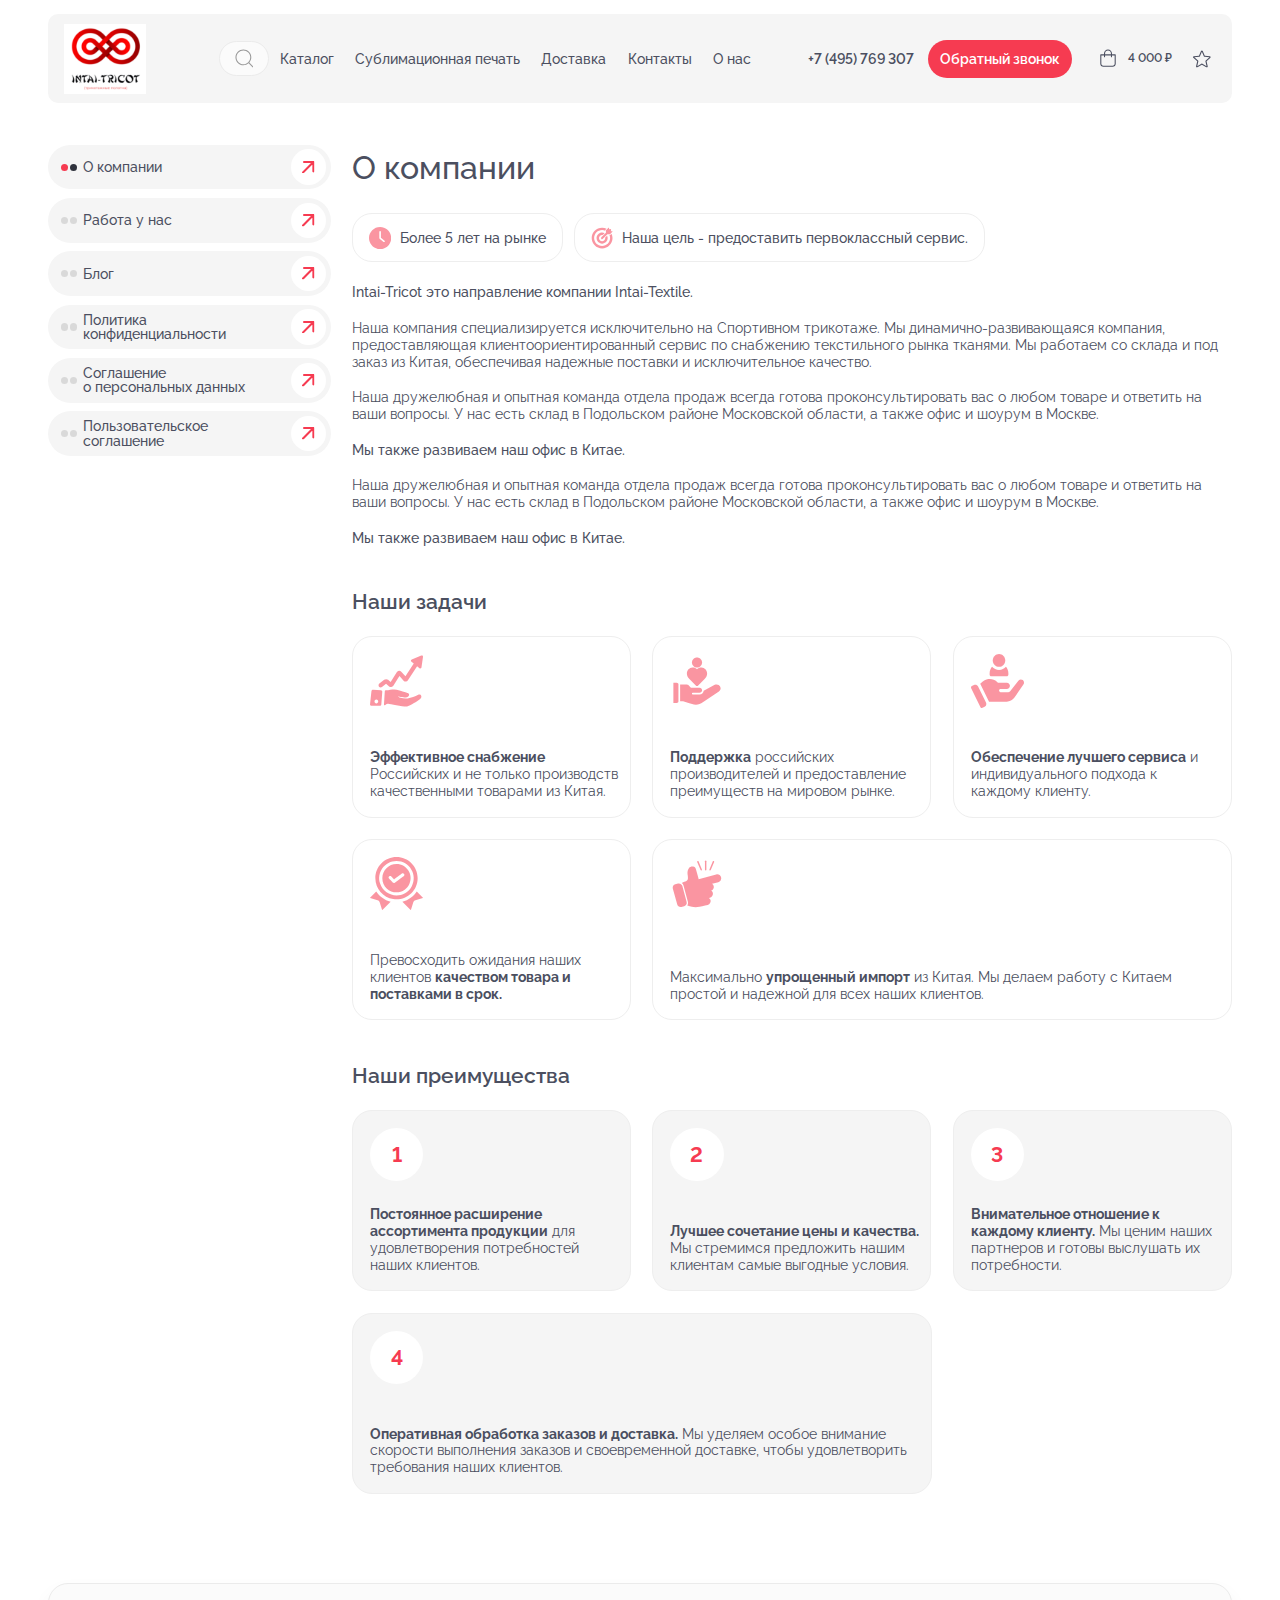
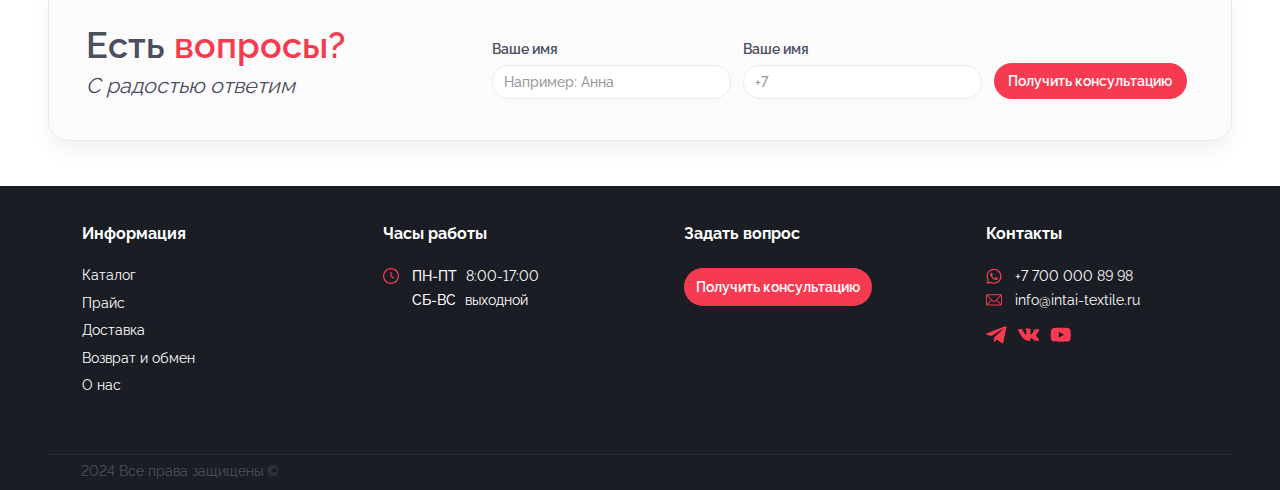
<file: about.html>
<!DOCTYPE html><html lang="ru"><head><meta charset="UTF-8"><meta name="viewport" content="width=device-width, initial-scale=1.0"><title>Intai Tricot</title><link rel="stylesheet" href="css/libs/vendor.css"><link rel="stylesheet" href="css/main.css"></head><body><div class="wrapper"><header class="header"><div class="container"><div class="header__wrapper"><a class="logo" href="/"><img src="./img/content/logo.svg" alt="логотип"></a><div class="header__menu"><div class="search header__search"><button class="search__trigger"><span class="search__icon"><svg><use xlink:href="./img/icons/sprite.svg#search"></use></svg></span></button></div><nav class="header-nav"><ul><li><a href="/catalog.html">Каталог</a></li><li><a href="/sublimation.html">Сублимационная печать</a></li><li><a href="/delivery.html">Доставка</a></li><li><a href="/contacts.html">Контакты</a></li><li><a href="/about.html">О нас</a></li></ul></nav><a class="header__phone" href="tel:+7495769307">+7 (495) 769 307</a><button class="button header__callback" data-modalTarget="callOrder">Обратный звонок</button></div><button class="burger-trigger"><svg><use xlink:href="./img/icons/sprite.svg#burger"></use></svg></button><a class="header-cart header__cart" href="#"><span class="header-cart__icon"><svg><use xlink:href="./img/icons/sprite.svg#cart"></use></svg></span><span class="header-cart__value">4 000 ₽</span></a><a class="header-favourite" href="#"><span class="header-favourite__icon"><svg><use xlink:href="./img/icons/sprite.svg#favourite"></use></svg><!--span.header-favourite__value 1--></span></a></div></div></header><main class="main-content"><div class="page-wrapper"><div class="container"><aside class="page-sidebar"><div class="select select-menu"><div class="select__current"><div class="page-link active"><div class="page-link__circles"></div><div class="page-link__text">О компании</div><div class="page-link__icon"><svg><use xlink:href="./img/icons/sprite.svg#arrow"></use></svg></div></div></div><div class="select__options"><div class="select__option"><a class="page-link active" href="/about.html"><div class="page-link__circles"></div><div class="page-link__text">О компании</div><div class="page-link__icon"><svg><use xlink:href="./img/icons/sprite.svg#arrow-vertical"></use></svg></div></a></div><div class="select__option"><a class="page-link" href="/work.html"><div class="page-link__circles"></div><div class="page-link__text">Работа у нас</div><div class="page-link__icon"><svg><use xlink:href="./img/icons/sprite.svg#arrow-vertical"></use></svg></div></a></div><div class="select__option"><a class="page-link" href="/blog.html"><div class="page-link__circles"></div><div class="page-link__text">Блог</div><div class="page-link__icon"><svg><use xlink:href="./img/icons/sprite.svg#arrow-vertical"></use></svg></div></a></div><div class="select__option"><a class="page-link" href="/policy.html"><div class="page-link__circles"></div><div class="page-link__text">Политика конфиденциальности</div><div class="page-link__icon"><svg><use xlink:href="./img/icons/sprite.svg#arrow-vertical"></use></svg></div></a></div><div class="select__option"><a class="page-link" href="#"><div class="page-link__circles"></div><div class="page-link__text">Соглашение<br> о персональных данных</div><div class="page-link__icon"><svg><use xlink:href="./img/icons/sprite.svg#arrow-vertical"></use></svg></div></a></div><div class="select__option"><a class="page-link" href="#"><div class="page-link__circles"></div><div class="page-link__text">Пользовательское соглашение</div><div class="page-link__icon"><svg><use xlink:href="./img/icons/sprite.svg#arrow-vertical"></use></svg></div></a></div></div></div></aside><div class="page-wrapper__main"><h1 class="page-title">О компании</h1><section class="section"><div class="about-list"><div class="about-list__item"><div class="about-list__icon"><svg><use xlink:href="./img/icons/sprite.svg#clock-full"></use></svg></div><div class="about-list__text">Более 5 лет на рынке</div></div><div class="about-list__item"><div class="about-list__icon"><svg><use xlink:href="./img/icons/sprite.svg#target"></use></svg></div><div class="about-list__text">Наша цель - предоставить первоклассный сервис.</div></div></div><div class="text"><p><strong>Intai-Tricot это направление компании Intai-Textile.</strong></p><p>Наша компания специализируется исключительно на Спортивном трикотаже. Мы динамично-развивающаяся компания, предоставляющая клиентоориентированный сервис по снабжению текстильного рынка тканями. Мы работаем со склада и под заказ из Китая, обеспечивая надежные поставки и исключительное качество.</p><p>Наша дружелюбная и опытная команда отдела продаж всегда готова проконсультировать вас о любом товаре и ответить на ваши вопросы. У нас есть склад в Подольском районе Московской области, а также офис и шоурум в Москве.</p><p><strong>Мы также развиваем наш офис в Китае.</strong></p><p>Наша дружелюбная и опытная команда отдела продаж всегда готова проконсультировать вас о любом товаре и ответить на ваши вопросы. У нас есть склад в Подольском районе Московской области, а также офис и шоурум в Москве.</p><p><strong>Мы также развиваем наш офис в Китае.</strong></p></div></section><section class="section tasks"><h2 class="section__title">Наши задачи</h2><div class="tasks__list"><div class="tasks-item"><div class="tasks-item__icon"><img src="./img/content/tasks/task-1.svg" alt=""></div><div class="tasks-item__text"><strong>Эффективное снабжение</strong><br> Российских и не только производств качественными товарами из Китая.</div></div><div class="tasks-item"><div class="tasks-item__icon"><img src="./img/content/tasks/task-2.svg" alt=""></div><div class="tasks-item__text"><strong>Поддержка</strong> российских производителей и предоставление преимуществ на мировом рынке.</div></div><div class="tasks-item"><div class="tasks-item__icon"><img src="./img/content/tasks/task-3.svg" alt=""></div><div class="tasks-item__text"><strong>Обеспечение лучшего сервиса</strong> и индивидуального подхода к каждому клиенту.</div></div><div class="tasks-item"><div class="tasks-item__icon"><img src="./img/content/tasks/task-4.svg" alt=""></div><div class="tasks-item__text">Превосходить ожидания наших клиентов <strong>качеством товара и поставками в срок.</strong></div></div><div class="tasks-item width50"><div class="tasks-item__icon"><img src="./img/content/tasks/task-5.svg" alt=""></div><div class="tasks-item__text">Максимально <strong>упрощенный импорт</strong> из Китая. Мы делаем работу с Китаем простой и надежной для всех наших клиентов.</div></div></div></section><section class="section tasks benefites"><h2 class="section__title">Наши преимущества</h2><div class="tasks__list"><div class="tasks-item"><div class="tasks-item__icon"></div><div class="tasks-item__text"><strong>Постоянное расширение ассортимента продукции</strong> для удовлетворения потребностей наших клиентов.</div></div><div class="tasks-item"><div class="tasks-item__icon"></div><div class="tasks-item__text"><strong>Лучшее сочетание цены и качества.</strong> Мы стремимся предложить нашим клиентам самые выгодные условия.</div></div><div class="tasks-item"><div class="tasks-item__icon"></div><div class="tasks-item__text"><strong>Внимательное отношение к каждому клиенту.</strong> Мы ценим наших партнеров и готовы выслушать их потребности.</div></div><div class="tasks-item width50"><div class="tasks-item__icon"></div><div class="tasks-item__text"><strong>Оперативная обработка заказов и доставка.</strong> Мы уделяем особое внимание скорости выполнения заказов и своевременной доставке, чтобы удовлетворить требования наших клиентов.</div></div></div></section></div></div></div><section class="section consult"><div class="container"><div class="consult__wrapper"><div class="consult__text"><h2 class="consult__text-title">Есть <span>вопросы?</span></h2><div class="consult__text-subtitle">С радостью ответим</div></div><form class="consult__form"><label class="label consult__form-label"><span class="label__title">Ваше имя</span><input class="input" placeholder="Например: Анна"></label><label class="label consult__form-label"><span class="label__title">Ваше имя</span><input class="input" placeholder="+7"></label><button class="button consult__form-submit" type="submit">Получить консультацию</button></form></div></div></section></main><footer class="footer"><div class="container"><div class="footer__top"><div class="footer__block"><div class="footer__title">Информация</div><nav class="footer__nav"><ul><li><a href="#">Каталог</a></li><li><a href="#">Прайс</a></li><li><a href="#">Доставка</a></li><li><a href="#">Возврат и обмен</a></li><li><a href="#">О нас</a></li></ul></nav></div><div class="footer__block"><div class="footer__title">Часы работы</div><div class="footer-line"><div class="footer-line__icon"><svg><use xlink:href="./img/icons/sprite.svg#clock"></use></svg></div><div class="footer-line__text"><strong>ПН-ПТ</strong> 8:00-17:00</div></div><div class="footer-line"><div class="footer-line__icon"></div><div class="footer-line__text"><strong>CБ-ВС</strong> выходной</div></div></div><div class="footer__block"><div class="footer__title">Задать вопрос</div><button class="button">Получить консультацию</button></div><div class="footer__block"><div class="footer__title">Контакты</div><a class="footer-line" href="https://wa.me/77000008998"><div class="footer-line__icon"><svg><use xlink:href="./img/icons/sprite.svg#whats"></use></svg></div><div class="footer-line__text">+7 700 000 89 98</div></a><a class="footer-line" href="mailto:info@intai-textile.ru"><div class="footer-line__icon"><svg><use xlink:href="./img/icons/sprite.svg#mail"></use></svg></div><div class="footer-line__text">info@intai-textile.ru</div></a><div class="social"><a class="social__item" href="#"><svg><use xlink:href="./img/icons/sprite.svg#tg"></use></svg></a><a class="social__item" href="#"><svg><use xlink:href="./img/icons/sprite.svg#vk"></use></svg></a><a class="social__item" href="#"><svg><use xlink:href="./img/icons/sprite.svg#ytb"></use></svg></a></div></div></div><div class="footer__policy">2024 Все права защищены ©</div></div></footer><div class="modal modal-order" id="order"><div class="modal-content"><button class="modal-close" data-modalClose="order"><svg><use xlink:href="./img/icons/sprite.svg#plus"></use></svg></button><div class="modal__title">Оформление заказа</div><form class="modal-order__form"><label class="label"><span class="label__title">Ваше имя</span><input class="input" placeholder="Например: Анна"></label><label class="label"><span class="label__title">Фамилия</span><input class="input" placeholder="Например: Иванова"></label><label class="label"><span class="label__title">Номер телефона</span><input class="input" placeholder="+7"></label><label class="label"><span class="label__title">E-mail</span><input class="input" placeholder="pochta@pochta.ru"></label><button class="button modal-order__submit" type="submit">Получить консультацию</button></form></div></div><div class="modal modal-thanks" id="modalThanks"><div class="modal-content"><button class="modal-close" data-modalClose="modalThanks"><svg><use xlink:href="./img/icons/sprite.svg#plus"></use></svg></button><div class="modal__title">Спасибо за заказ!</div><div class="modal-thanks__text">Скоро с Вами свяжется менеджер для подтверждения.</div></div></div></div><script src="js/libs/vendor.js"></script><script src="js/script.js"></script></body></html>
</file>
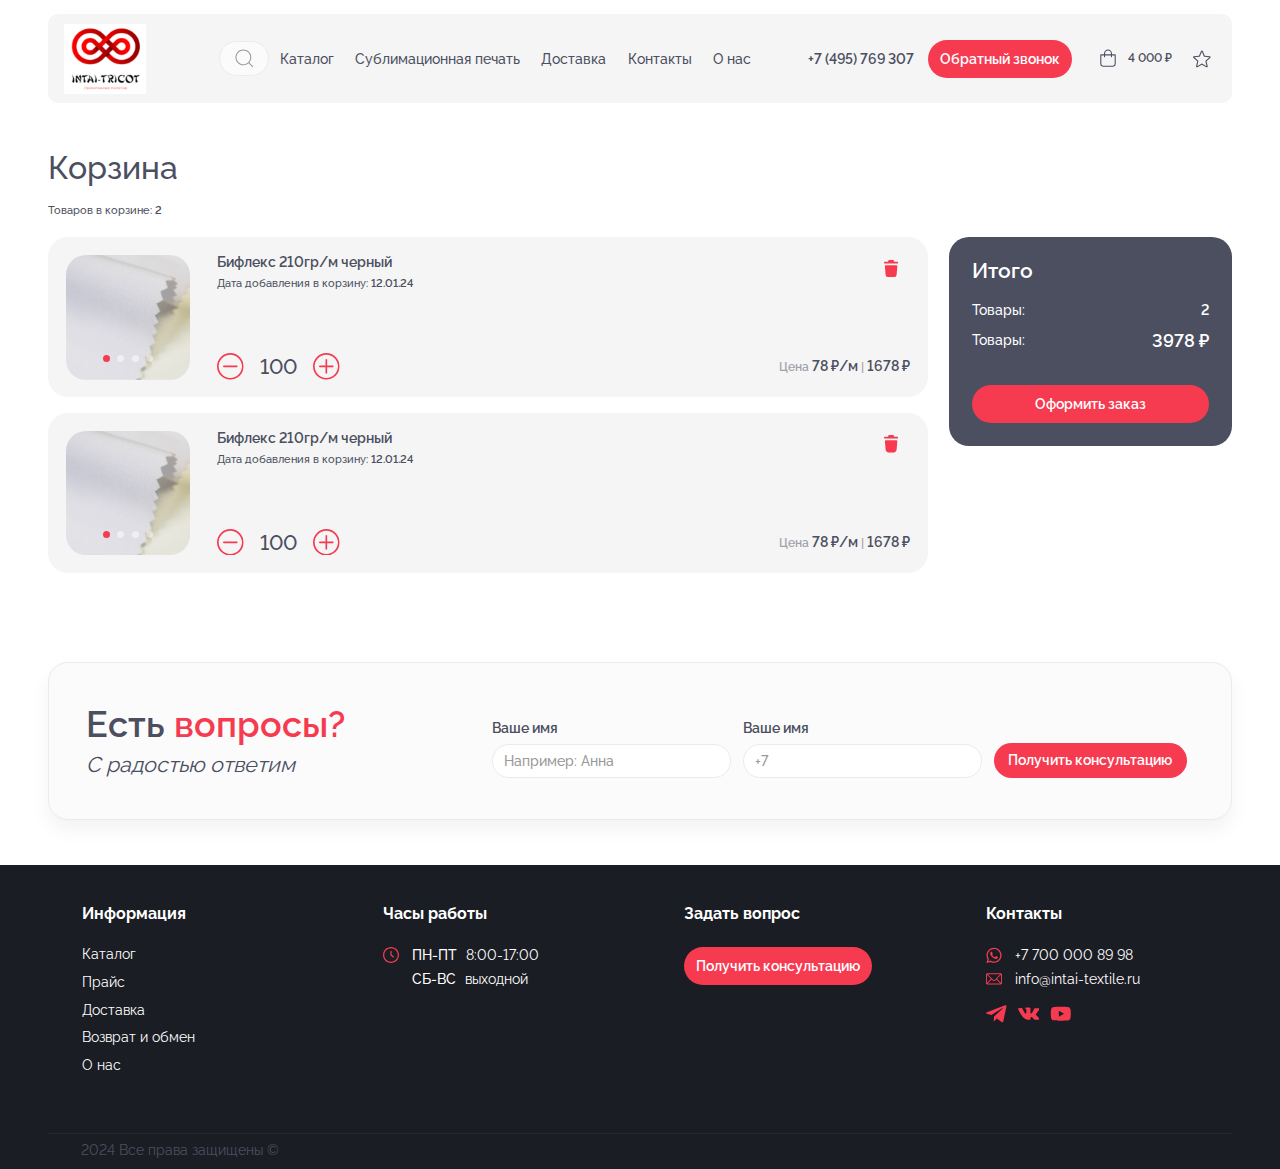
<file: basket.html>
<!DOCTYPE html><html lang="ru"><head><meta charset="UTF-8"><meta name="viewport" content="width=device-width, initial-scale=1.0"><title>Intai Tricot</title><link rel="stylesheet" href="css/libs/vendor.css"><link rel="stylesheet" href="css/main.css"></head><body><div class="wrapper"><header class="header"><div class="container"><div class="header__wrapper"><a class="logo" href="/"><img src="./img/content/logo.svg" alt="логотип"></a><div class="header__menu"><div class="search header__search"><button class="search__trigger"><span class="search__icon"><svg><use xlink:href="./img/icons/sprite.svg#search"></use></svg></span></button></div><nav class="header-nav"><ul><li><a href="/catalog.html">Каталог</a></li><li><a href="/sublimation.html">Сублимационная печать</a></li><li><a href="/delivery.html">Доставка</a></li><li><a href="/contacts.html">Контакты</a></li><li><a href="/about.html">О нас</a></li></ul></nav><a class="header__phone" href="tel:+7495769307">+7 (495) 769 307</a><button class="button header__callback" data-modalTarget="callOrder">Обратный звонок</button></div><button class="burger-trigger"><svg><use xlink:href="./img/icons/sprite.svg#burger"></use></svg></button><a class="header-cart header__cart" href="#"><span class="header-cart__icon"><svg><use xlink:href="./img/icons/sprite.svg#cart"></use></svg></span><span class="header-cart__value">4 000 ₽</span></a><a class="header-favourite" href="#"><span class="header-favourite__icon"><svg><use xlink:href="./img/icons/sprite.svg#favourite"></use></svg><!--span.header-favourite__value 1--></span></a></div></div></header><main class="main-content"><div class="page-wrapper"><div class="container"><div class="page-wrapper__main"><h1 class="page-title basket-title">Корзина</h1><div class="basket-subtitle">Товаров в корзине: <strong>2</strong></div><div class="basket-list"><div class="basket-item"><div class="card-slider"><div class="swiper"><div class="swiper-wrapper"><div class="swiper-slide"><img src="./img/content/catalog.png" alt=""></div><div class="swiper-slide"><img src="./img/content/catalog.png" alt=""></div><div class="swiper-slide"><img src="./img/content/catalog.png" alt=""></div><div class="swiper-slide"><img src="./img/content/catalog.png" alt=""></div></div><div class="swiper-pagination"></div></div></div><div class="basket-item__content"><a class="card-title" href="/product.html">Бифлекс 210гр/м черный</a><div class="card-date">Дата добавления в корзину: <strong>12.01.24</strong></div><div class="basket-item__bottom"><div class="counter"><div class="counter-display"><button class="counter-display__btn"><svg><use xlink:href="./img/icons/sprite.svg#counter-minus"></use></svg></button><input class="counter-display__input" value="100"><button class="counter-display__btn"><svg><use xlink:href="./img/icons/sprite.svg#counter-plus"></use></svg></button></div></div><div class="card-price"><span>Цена</span> 78 ₽/м <span>|</span> 1678 ₽</div></div><a class="card-delete" href="#"><svg><use xlink:href="./img/icons/sprite.svg#delete"></use></svg></a></div></div><div class="basket-item"><div class="card-slider"><div class="swiper"><div class="swiper-wrapper"><div class="swiper-slide"><img src="./img/content/catalog.png" alt=""></div><div class="swiper-slide"><img src="./img/content/catalog.png" alt=""></div><div class="swiper-slide"><img src="./img/content/catalog.png" alt=""></div><div class="swiper-slide"><img src="./img/content/catalog.png" alt=""></div></div><div class="swiper-pagination"></div></div></div><div class="basket-item__content"><a class="card-title" href="/product.html">Бифлекс 210гр/м черный</a><div class="card-date">Дата добавления в корзину: <strong>12.01.24</strong></div><div class="basket-item__bottom"><div class="counter"><div class="counter-display"><button class="counter-display__btn"><svg><use xlink:href="./img/icons/sprite.svg#counter-minus"></use></svg></button><input class="counter-display__input" value="100"><button class="counter-display__btn"><svg><use xlink:href="./img/icons/sprite.svg#counter-plus"></use></svg></button></div></div><div class="card-price"><span>Цена</span> 78 ₽/м <span>|</span> 1678 ₽</div></div><a class="card-delete" href="#"><svg><use xlink:href="./img/icons/sprite.svg#delete"></use></svg></a></div></div></div></div><aside class="page-sidebar basket-sidebar"><div class="basket-sidebar__title">Итого</div><div class="basket-sidebar__line">Товары: <strong>2</strong></div><div class="basket-sidebar__line total">Товары: <strong>3978 ₽</strong></div><button class="button basket-sidebar__btn" data-modalTarget="order">Оформить заказ</button></aside></div></div><section class="section consult"><div class="container"><div class="consult__wrapper"><div class="consult__text"><h2 class="consult__text-title">Есть <span>вопросы?</span></h2><div class="consult__text-subtitle">С радостью ответим</div></div><form class="consult__form"><label class="label consult__form-label"><span class="label__title">Ваше имя</span><input class="input" placeholder="Например: Анна"></label><label class="label consult__form-label"><span class="label__title">Ваше имя</span><input class="input" placeholder="+7"></label><button class="button consult__form-submit" type="submit">Получить консультацию</button></form></div></div></section></main><footer class="footer"><div class="container"><div class="footer__top"><div class="footer__block"><div class="footer__title">Информация</div><nav class="footer__nav"><ul><li><a href="#">Каталог</a></li><li><a href="#">Прайс</a></li><li><a href="#">Доставка</a></li><li><a href="#">Возврат и обмен</a></li><li><a href="#">О нас</a></li></ul></nav></div><div class="footer__block"><div class="footer__title">Часы работы</div><div class="footer-line"><div class="footer-line__icon"><svg><use xlink:href="./img/icons/sprite.svg#clock"></use></svg></div><div class="footer-line__text"><strong>ПН-ПТ</strong> 8:00-17:00</div></div><div class="footer-line"><div class="footer-line__icon"></div><div class="footer-line__text"><strong>CБ-ВС</strong> выходной</div></div></div><div class="footer__block"><div class="footer__title">Задать вопрос</div><button class="button">Получить консультацию</button></div><div class="footer__block"><div class="footer__title">Контакты</div><a class="footer-line" href="https://wa.me/77000008998"><div class="footer-line__icon"><svg><use xlink:href="./img/icons/sprite.svg#whats"></use></svg></div><div class="footer-line__text">+7 700 000 89 98</div></a><a class="footer-line" href="mailto:info@intai-textile.ru"><div class="footer-line__icon"><svg><use xlink:href="./img/icons/sprite.svg#mail"></use></svg></div><div class="footer-line__text">info@intai-textile.ru</div></a><div class="social"><a class="social__item" href="#"><svg><use xlink:href="./img/icons/sprite.svg#tg"></use></svg></a><a class="social__item" href="#"><svg><use xlink:href="./img/icons/sprite.svg#vk"></use></svg></a><a class="social__item" href="#"><svg><use xlink:href="./img/icons/sprite.svg#ytb"></use></svg></a></div></div></div><div class="footer__policy">2024 Все права защищены ©</div></div></footer><div class="modal modal-order" id="order"><div class="modal-content"><button class="modal-close" data-modalClose="order"><svg><use xlink:href="./img/icons/sprite.svg#plus"></use></svg></button><div class="modal__title">Оформление заказа</div><form class="modal-order__form"><label class="label"><span class="label__title">Ваше имя</span><input class="input" placeholder="Например: Анна"></label><label class="label"><span class="label__title">Фамилия</span><input class="input" placeholder="Например: Иванова"></label><label class="label"><span class="label__title">Номер телефона</span><input class="input" placeholder="+7"></label><label class="label"><span class="label__title">E-mail</span><input class="input" placeholder="pochta@pochta.ru"></label><button class="button modal-order__submit" type="submit">Получить консультацию</button></form></div></div><div class="modal modal-thanks" id="modalThanks"><div class="modal-content"><button class="modal-close" data-modalClose="modalThanks"><svg><use xlink:href="./img/icons/sprite.svg#plus"></use></svg></button><div class="modal__title">Спасибо за заказ!</div><div class="modal-thanks__text">Скоро с Вами свяжется менеджер для подтверждения.</div></div></div></div><script src="js/libs/vendor.js"></script><script src="js/script.js"></script></body></html>
</file>
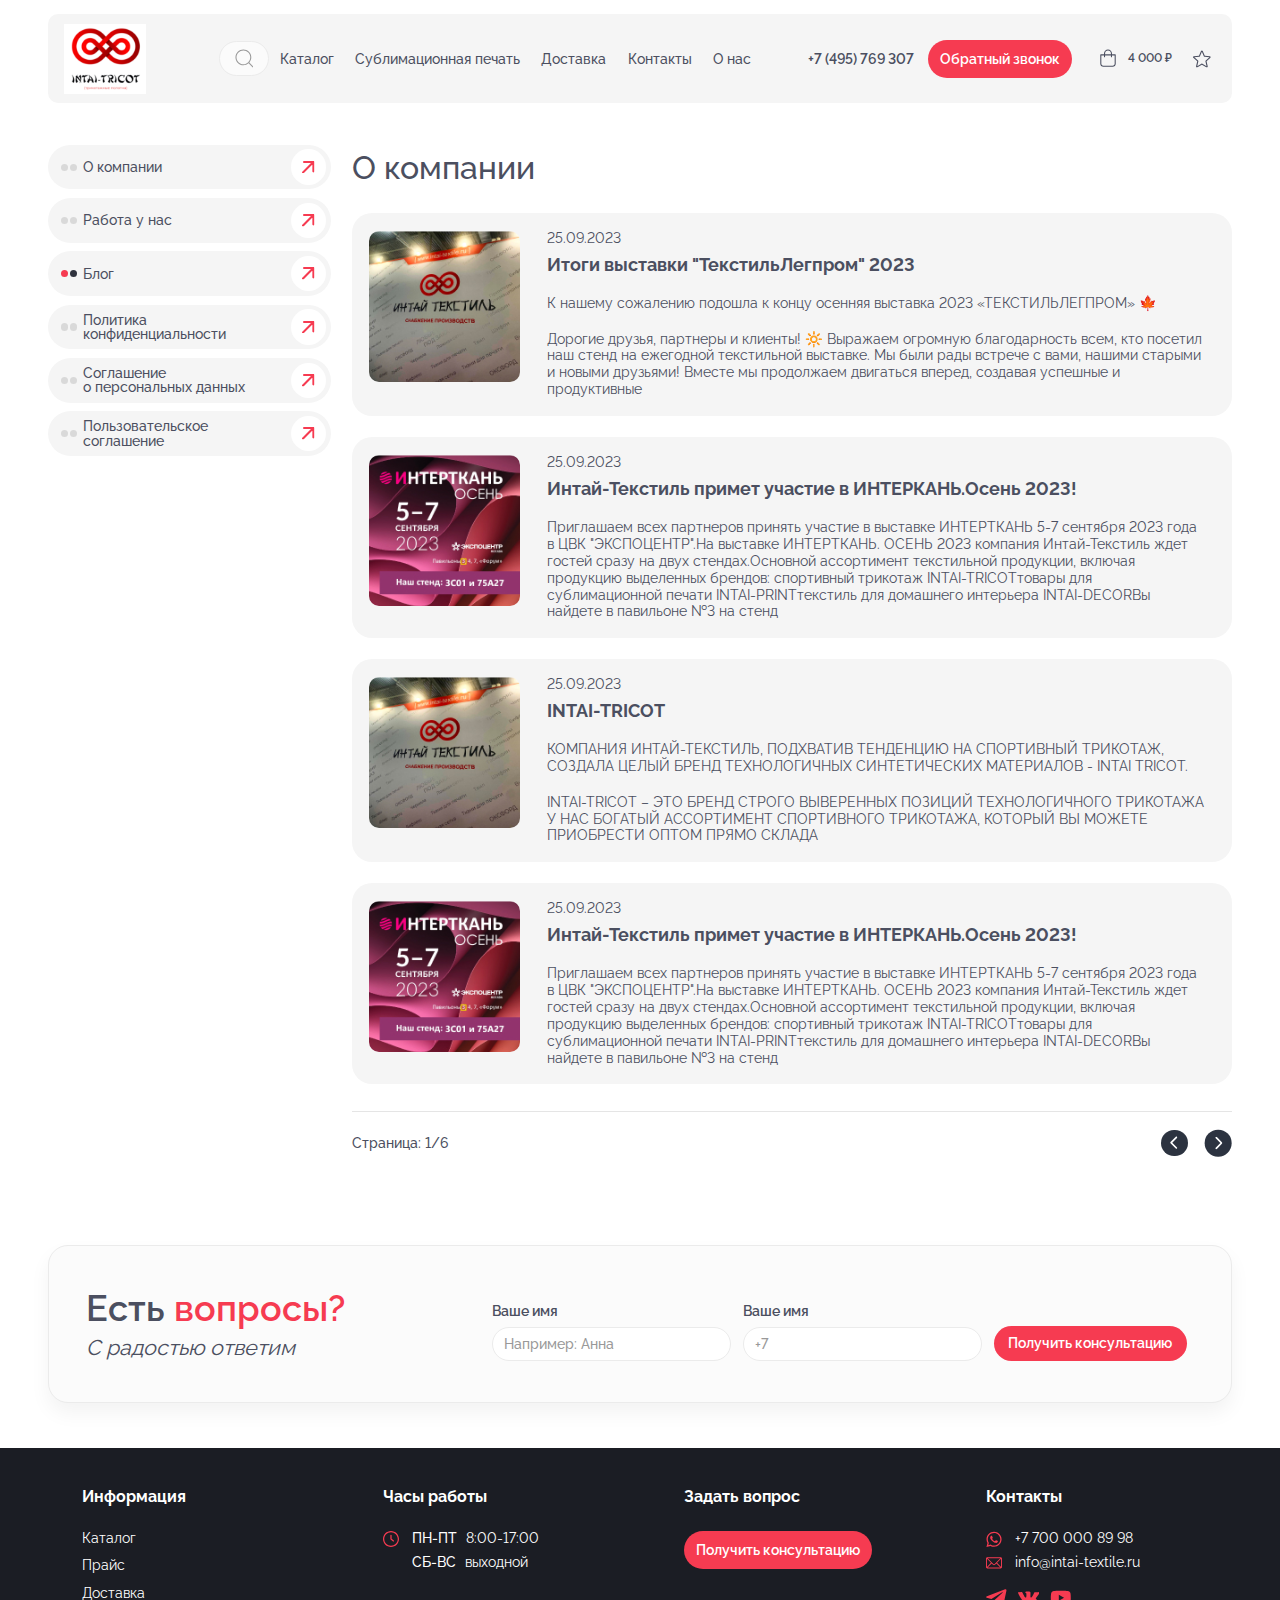
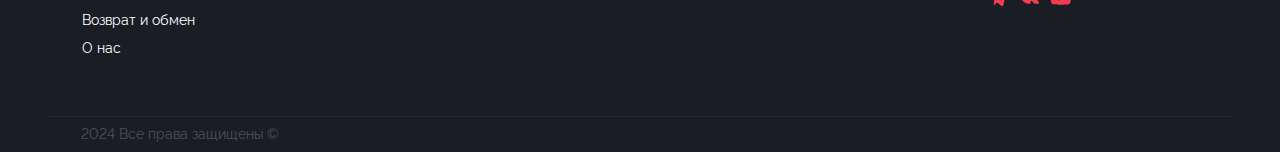
<file: blog.html>
<!DOCTYPE html><html lang="ru"><head><meta charset="UTF-8"><meta name="viewport" content="width=device-width, initial-scale=1.0"><title>Intai Tricot</title><link rel="stylesheet" href="css/libs/vendor.css"><link rel="stylesheet" href="css/main.css"></head><body><div class="wrapper"><header class="header"><div class="container"><div class="header__wrapper"><a class="logo" href="/"><img src="./img/content/logo.svg" alt="логотип"></a><div class="header__menu"><div class="search header__search"><button class="search__trigger"><span class="search__icon"><svg><use xlink:href="./img/icons/sprite.svg#search"></use></svg></span></button></div><nav class="header-nav"><ul><li><a href="/catalog.html">Каталог</a></li><li><a href="/sublimation.html">Сублимационная печать</a></li><li><a href="/delivery.html">Доставка</a></li><li><a href="/contacts.html">Контакты</a></li><li><a href="/about.html">О нас</a></li></ul></nav><a class="header__phone" href="tel:+7495769307">+7 (495) 769 307</a><button class="button header__callback" data-modalTarget="callOrder">Обратный звонок</button></div><button class="burger-trigger"><svg><use xlink:href="./img/icons/sprite.svg#burger"></use></svg></button><a class="header-cart header__cart" href="#"><span class="header-cart__icon"><svg><use xlink:href="./img/icons/sprite.svg#cart"></use></svg></span><span class="header-cart__value">4 000 ₽</span></a><a class="header-favourite" href="#"><span class="header-favourite__icon"><svg><use xlink:href="./img/icons/sprite.svg#favourite"></use></svg><!--span.header-favourite__value 1--></span></a></div></div></header><main class="main-content"><div class="page-wrapper"><div class="container"><aside class="page-sidebar"><div class="select select-menu"><div class="select__current"><div class="page-link active"><div class="page-link__circles"></div><div class="page-link__text">Блог</div><div class="page-link__icon"><svg><use xlink:href="./img/icons/sprite.svg#arrow"></use></svg></div></div></div><div class="select__options"><div class="select__option"><a class="page-link" href="/about.html"><div class="page-link__circles"></div><div class="page-link__text">О компании</div><div class="page-link__icon"><svg><use xlink:href="./img/icons/sprite.svg#arrow-vertical"></use></svg></div></a></div><div class="select__option"><a class="page-link" href="/work.html"><div class="page-link__circles"></div><div class="page-link__text">Работа у нас</div><div class="page-link__icon"><svg><use xlink:href="./img/icons/sprite.svg#arrow-vertical"></use></svg></div></a></div><div class="select__option"><a class="page-link active" href="/blog.html"><div class="page-link__circles"></div><div class="page-link__text">Блог</div><div class="page-link__icon"><svg><use xlink:href="./img/icons/sprite.svg#arrow-vertical"></use></svg></div></a></div><div class="select__option"><a class="page-link" href="/policy.html"><div class="page-link__circles"></div><div class="page-link__text">Политика конфиденциальности</div><div class="page-link__icon"><svg><use xlink:href="./img/icons/sprite.svg#arrow-vertical"></use></svg></div></a></div><div class="select__option"><a class="page-link" href="#"><div class="page-link__circles"></div><div class="page-link__text">Соглашение<br> о персональных данных</div><div class="page-link__icon"><svg><use xlink:href="./img/icons/sprite.svg#arrow-vertical"></use></svg></div></a></div><div class="select__option"><a class="page-link" href="#"><div class="page-link__circles"></div><div class="page-link__text">Пользовательское соглашение</div><div class="page-link__icon"><svg><use xlink:href="./img/icons/sprite.svg#arrow-vertical"></use></svg></div></a></div></div></div></aside><div class="page-wrapper__main"><h1 class="page-title">О компании</h1><section class="blog"><div class="blog__list"><div class="blog-item"><div class="blog-item__img"><img src="./img/content/blog/blog-1.jpg" alt=""></div><div class="blog-item__content"><div class="blog-item__date">25.09.2023</div><div class="blog-item__title">Итоги выставки "ТекстильЛегпром" 2023</div><div class="blog-item__text text"><p>К нашему сожалению подошла к концу осенняя выставка 2023 «ТЕКСТИЛЬЛЕГПРОМ» 🍁</p><p>Дорогие друзья, партнеры и клиенты! 🔆 Выражаем огромную благодарность всем, кто посетил наш стенд на ежегодной текстильной выставке. Мы были рады встрече с вами, нашими старыми и новыми друзьями! Вместе мы продолжаем двигаться вперед, создавая успешные и продуктивные</p></div></div></div><div class="blog-item"><div class="blog-item__img"><img src="./img/content/blog/blog-2.jpg" alt=""></div><div class="blog-item__content"><div class="blog-item__date">25.09.2023</div><div class="blog-item__title">Интай-Текстиль примет участие в ИНТЕРКАНЬ.Осень 2023!</div><div class="blog-item__text text"><p>Приглашаем всех партнеров принять участие в выставке ИНТЕРТКАНЬ 5-7 сентября 2023 года в ЦВК "ЭКСПОЦЕНТР".На выставке ИНТЕРТКАНЬ. ОСЕНЬ 2023 компания Интай-Текстиль ждет гостей сразу на двух стендах.Основной ассортимент текстильной продукции, включая продукцию выделенных брендов: спортивный трикотаж INTAI-TRICOTтовары для сублимационной печати INTAI-PRINTтекстиль для домашнего интерьера INTAI-DECORВы найдете в павильоне №3 на стенд</p></div></div></div><div class="blog-item"><div class="blog-item__img"><img src="./img/content/blog/blog-1.jpg" alt=""></div><div class="blog-item__content"><div class="blog-item__date">25.09.2023</div><div class="blog-item__title">INTAI-TRICOT</div><div class="blog-item__text text"><p>КОМПАНИЯ ИНТАЙ-ТЕКСТИЛЬ, ПОДХВАТИВ ТЕНДЕНЦИЮ НА СПОРТИВНЫЙ ТРИКОТАЖ, СОЗДАЛА ЦЕЛЫЙ БРЕНД ТЕХНОЛОГИЧНЫХ СИНТЕТИЧЕСКИХ МАТЕРИАЛОВ - INTAI TRICOT.</p><p>INTAI-TRICOT – ЭТО БРЕНД СТРОГО ВЫВЕРЕННЫХ ПОЗИЦИЙ ТЕХНОЛОГИЧНОГО ТРИКОТАЖА У НАС БОГАТЫЙ АССОРТИМЕНТ СПОРТИВНОГО ТРИКОТАЖА, КОТОРЫЙ ВЫ МОЖЕТЕ ПРИОБРЕСТИ ОПТОМ ПРЯМО СКЛАДА</p></div></div></div><div class="blog-item"><div class="blog-item__img"><img src="./img/content/blog/blog-2.jpg" alt=""></div><div class="blog-item__content"><div class="blog-item__date">25.09.2023</div><div class="blog-item__title">Интай-Текстиль примет участие в ИНТЕРКАНЬ.Осень 2023!</div><div class="blog-item__text text"><p>Приглашаем всех партнеров принять участие в выставке ИНТЕРТКАНЬ 5-7 сентября 2023 года в ЦВК "ЭКСПОЦЕНТР".На выставке ИНТЕРТКАНЬ. ОСЕНЬ 2023 компания Интай-Текстиль ждет гостей сразу на двух стендах.Основной ассортимент текстильной продукции, включая продукцию выделенных брендов: спортивный трикотаж INTAI-TRICOTтовары для сублимационной печати INTAI-PRINTтекстиль для домашнего интерьера INTAI-DECORВы найдете в павильоне №3 на стенд</p></div></div></div></div><div class="pagination"><div class="pagination__pages">Страница: 1/6</div><div class="pagination__actions"><button class="pagination__btn prev"><svg><use xlink:href="./img/icons/sprite.svg#arrow"></use></svg></button><button class="pagination__btn next"><svg><use xlink:href="./img/icons/sprite.svg#arrow"></use></svg></button></div></div></section></div></div></div><section class="section consult"><div class="container"><div class="consult__wrapper"><div class="consult__text"><h2 class="consult__text-title">Есть <span>вопросы?</span></h2><div class="consult__text-subtitle">С радостью ответим</div></div><form class="consult__form"><label class="label consult__form-label"><span class="label__title">Ваше имя</span><input class="input" placeholder="Например: Анна"></label><label class="label consult__form-label"><span class="label__title">Ваше имя</span><input class="input" placeholder="+7"></label><button class="button consult__form-submit" type="submit">Получить консультацию</button></form></div></div></section></main><footer class="footer"><div class="container"><div class="footer__top"><div class="footer__block"><div class="footer__title">Информация</div><nav class="footer__nav"><ul><li><a href="#">Каталог</a></li><li><a href="#">Прайс</a></li><li><a href="#">Доставка</a></li><li><a href="#">Возврат и обмен</a></li><li><a href="#">О нас</a></li></ul></nav></div><div class="footer__block"><div class="footer__title">Часы работы</div><div class="footer-line"><div class="footer-line__icon"><svg><use xlink:href="./img/icons/sprite.svg#clock"></use></svg></div><div class="footer-line__text"><strong>ПН-ПТ</strong> 8:00-17:00</div></div><div class="footer-line"><div class="footer-line__icon"></div><div class="footer-line__text"><strong>CБ-ВС</strong> выходной</div></div></div><div class="footer__block"><div class="footer__title">Задать вопрос</div><button class="button">Получить консультацию</button></div><div class="footer__block"><div class="footer__title">Контакты</div><a class="footer-line" href="https://wa.me/77000008998"><div class="footer-line__icon"><svg><use xlink:href="./img/icons/sprite.svg#whats"></use></svg></div><div class="footer-line__text">+7 700 000 89 98</div></a><a class="footer-line" href="mailto:info@intai-textile.ru"><div class="footer-line__icon"><svg><use xlink:href="./img/icons/sprite.svg#mail"></use></svg></div><div class="footer-line__text">info@intai-textile.ru</div></a><div class="social"><a class="social__item" href="#"><svg><use xlink:href="./img/icons/sprite.svg#tg"></use></svg></a><a class="social__item" href="#"><svg><use xlink:href="./img/icons/sprite.svg#vk"></use></svg></a><a class="social__item" href="#"><svg><use xlink:href="./img/icons/sprite.svg#ytb"></use></svg></a></div></div></div><div class="footer__policy">2024 Все права защищены ©</div></div></footer><div class="modal modal-order" id="order"><div class="modal-content"><button class="modal-close" data-modalClose="order"><svg><use xlink:href="./img/icons/sprite.svg#plus"></use></svg></button><div class="modal__title">Оформление заказа</div><form class="modal-order__form"><label class="label"><span class="label__title">Ваше имя</span><input class="input" placeholder="Например: Анна"></label><label class="label"><span class="label__title">Фамилия</span><input class="input" placeholder="Например: Иванова"></label><label class="label"><span class="label__title">Номер телефона</span><input class="input" placeholder="+7"></label><label class="label"><span class="label__title">E-mail</span><input class="input" placeholder="pochta@pochta.ru"></label><button class="button modal-order__submit" type="submit">Получить консультацию</button></form></div></div><div class="modal modal-thanks" id="modalThanks"><div class="modal-content"><button class="modal-close" data-modalClose="modalThanks"><svg><use xlink:href="./img/icons/sprite.svg#plus"></use></svg></button><div class="modal__title">Спасибо за заказ!</div><div class="modal-thanks__text">Скоро с Вами свяжется менеджер для подтверждения.</div></div></div></div><script src="js/libs/vendor.js"></script><script src="js/script.js"></script></body></html>
</file>
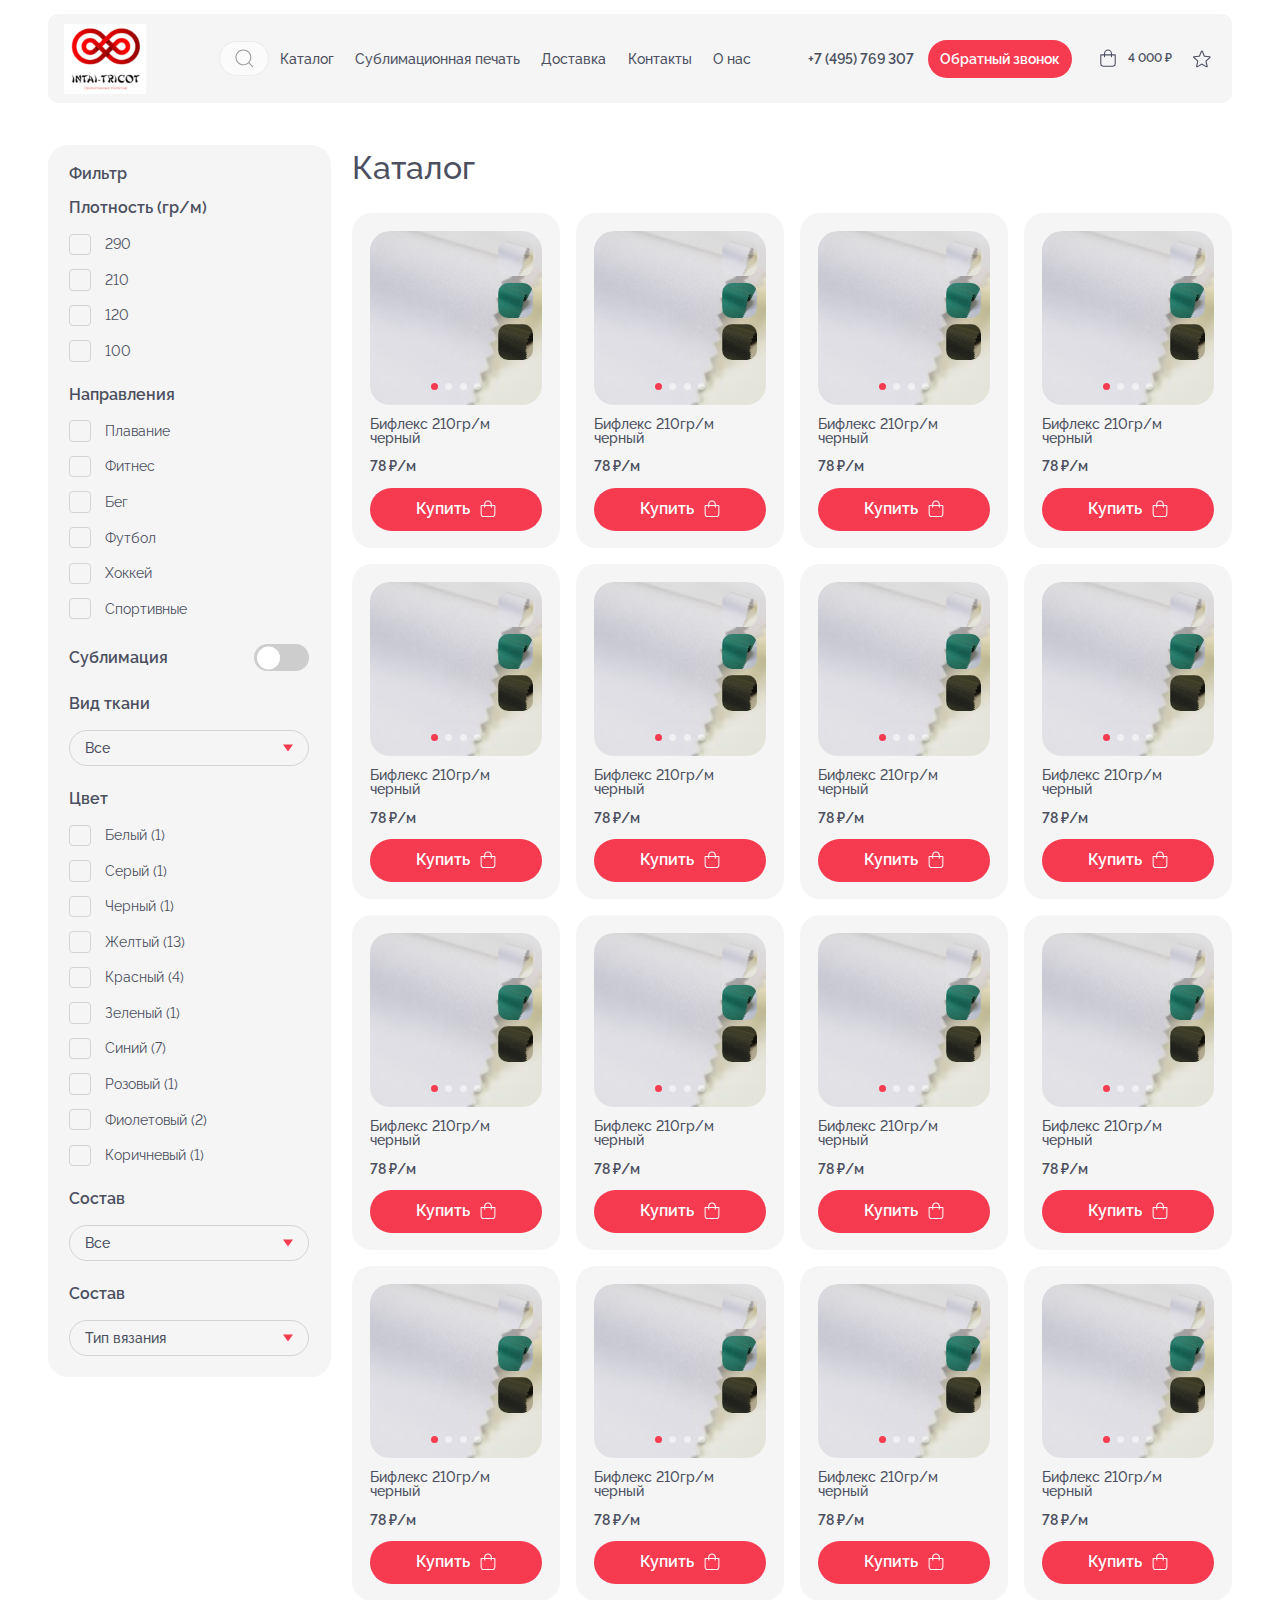
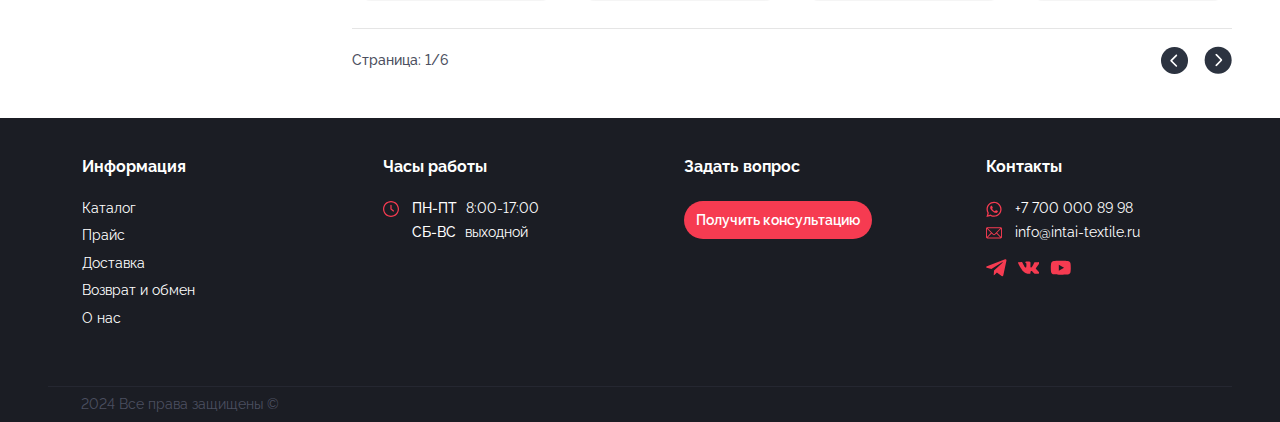
<file: catalog.html>
<!DOCTYPE html><html lang="ru"><head><meta charset="UTF-8"><meta name="viewport" content="width=device-width, initial-scale=1.0"><title>Intai Tricot</title><link rel="stylesheet" href="css/libs/vendor.css"><link rel="stylesheet" href="css/main.css"></head><body><div class="wrapper"><header class="header"><div class="container"><div class="header__wrapper"><a class="logo" href="/"><img src="./img/content/logo.svg" alt="логотип"></a><div class="header__menu"><div class="search header__search"><button class="search__trigger"><span class="search__icon"><svg><use xlink:href="./img/icons/sprite.svg#search"></use></svg></span></button></div><nav class="header-nav"><ul><li><a href="/catalog.html">Каталог</a></li><li><a href="/sublimation.html">Сублимационная печать</a></li><li><a href="/delivery.html">Доставка</a></li><li><a href="/contacts.html">Контакты</a></li><li><a href="/about.html">О нас</a></li></ul></nav><a class="header__phone" href="tel:+7495769307">+7 (495) 769 307</a><button class="button header__callback" data-modalTarget="callOrder">Обратный звонок</button></div><button class="burger-trigger"><svg><use xlink:href="./img/icons/sprite.svg#burger"></use></svg></button><a class="header-cart header__cart" href="#"><span class="header-cart__icon"><svg><use xlink:href="./img/icons/sprite.svg#cart"></use></svg></span><span class="header-cart__value">4 000 ₽</span></a><a class="header-favourite" href="#"><span class="header-favourite__icon"><svg><use xlink:href="./img/icons/sprite.svg#favourite"></use></svg><!--span.header-favourite__value 1--></span></a></div></div></header><main class="main-content"><div class="page-wrapper"><div class="container"><aside class="page-sidebar catalog-sidebar"><div class="page-sidebar__title">Фильтр</div><div class="catalog-sidebar__block"><div class="page-sidebar__title">Плотность (гр/м)</div><label class="checkbox"><input type="checkbox"><span class="checkbox__display"></span><span class="checkbox__text">290</span></label><label class="checkbox"><input type="checkbox"><span class="checkbox__display"></span><span class="checkbox__text">210</span></label><label class="checkbox"><input type="checkbox"><span class="checkbox__display"></span><span class="checkbox__text">120</span></label><label class="checkbox"><input type="checkbox"><span class="checkbox__display"></span><span class="checkbox__text">100</span></label></div><div class="catalog-sidebar__block"><div class="page-sidebar__title">Направления</div><label class="checkbox"><input type="checkbox"><span class="checkbox__display"></span><span class="checkbox__text">Плавание</span></label><label class="checkbox"><input type="checkbox"><span class="checkbox__display"></span><span class="checkbox__text">Фитнес</span></label><label class="checkbox"><input type="checkbox"><span class="checkbox__display"></span><span class="checkbox__text">Бег</span></label><label class="checkbox"><input type="checkbox"><span class="checkbox__display"></span><span class="checkbox__text">Футбол</span></label><label class="checkbox"><input type="checkbox"><span class="checkbox__display"></span><span class="checkbox__text">Хоккей</span></label><label class="checkbox"><input type="checkbox"><span class="checkbox__display"></span><span class="checkbox__text">Спортивные</span></label></div><label class="catalog-sidebar__block checkboxBtn"><span class="page-sidebar__title">Сублимация</span><input type="checkbox"><span class="checkboxBtn__display"></span></label><div class="catalog-sidebar__block"><div class="page-sidebar__title">Вид ткани</div><div class="select standart-select" data-name="colors"><div class="select__value"><div class="select__current">Все</div><div class="select__value-icon"></div></div><div class="select__options"><div class="select__option" data-value="Все">Все</div><div class="select__option" data-value="Бифлекс">Бифлекс</div><div class="select__option" data-value="Ложная сетка">Ложная сетка</div><div class="select__option" data-value="Интерлок">Интерлок</div><div class="select__option" data-value="Ника">Ника</div><div class="select__option" data-value="Джерси">Джерси</div><div class="select__option" data-value="Футер 3х нитка">Футер 3х нитка</div><div class="select__option" data-value="Пике">Пике</div><div class="select__option" data-value="Спортивная сетка">Спортивная сетка</div><div class="select__option" data-value="Суперэластик">Суперэластик</div><div class="select__option" data-value="Неопрен">Неопрен</div><div class="select__option" data-value="Микрофибра">Микрофибра</div><div class="select__option" data-value="Интерлок Adidas">Интерлок Adidas</div></div></div></div><div class="catalog-sidebar__block"><div class="page-sidebar__title">Цвет</div><label class="checkbox"><input type="checkbox"><span class="checkbox__display"></span><span class="checkbox__text">Белый (1)</span></label><label class="checkbox"><input type="checkbox"><span class="checkbox__display"></span><span class="checkbox__text">Серый (1)</span></label><label class="checkbox"><input type="checkbox"><span class="checkbox__display"></span><span class="checkbox__text">Черный (1)</span></label><label class="checkbox"><input type="checkbox"><span class="checkbox__display"></span><span class="checkbox__text">Желтый (13)</span></label><label class="checkbox"><input type="checkbox"><span class="checkbox__display"></span><span class="checkbox__text">Красный (4)</span></label><label class="checkbox"><input type="checkbox"><span class="checkbox__display"></span><span class="checkbox__text">Зеленый (1)</span></label><label class="checkbox"><input type="checkbox"><span class="checkbox__display"></span><span class="checkbox__text">Синий (7)</span></label><label class="checkbox"><input type="checkbox"><span class="checkbox__display"></span><span class="checkbox__text">Розовый (1)</span></label><label class="checkbox"><input type="checkbox"><span class="checkbox__display"></span><span class="checkbox__text">Фиолетовый (2)</span></label><label class="checkbox"><input type="checkbox"><span class="checkbox__display"></span><span class="checkbox__text">Коричневый (1)</span></label></div><div class="catalog-sidebar__block"><div class="page-sidebar__title">Состав</div><div class="select standart-select" data-name="colors"><div class="select__value"><div class="select__current">Все</div><div class="select__value-icon"></div></div><div class="select__options"><div class="select__option" data-value="Все">Все</div><div class="select__option" data-value="Состав 1">Состав 1</div><div class="select__option" data-value="Состав 2">Состав 2</div><div class="select__option" data-value="Состав 3">Состав 3</div><div class="select__option" data-value="Состав 4">Состав 4</div><div class="select__option" data-value="Состав 5">Состав 5</div></div></div></div><div class="catalog-sidebar__block"><div class="page-sidebar__title">Состав</div><div class="select standart-select" data-name="colors"><div class="select__value"><div class="select__current">Тип вязания</div><div class="select__value-icon"></div></div><div class="select__options"><div class="select__option" data-value="Все">Все</div><div class="select__option" data-value="Тип 1">Тип 1</div><div class="select__option" data-value="Тип 2">Тип 2</div><div class="select__option" data-value="Тип 3">Тип 3</div><div class="select__option" data-value="Тип 4">Тип 4</div><div class="select__option" data-value="Тип 5">Тип 5</div></div></div></div></aside><div class="page-wrapper__main"><h1 class="page-title">Каталог</h1><section class="section catalog"><div class="catalog__list"><div class="catalog-item"><div class="card-slider"><div class="catalog-categories"><a class="catalog-categories__item" href="#"><img src="./img/content/also/also-1.jpg" alt=""></a><a class="catalog-categories__item" href="#"><img src="./img/content/also/also-2.jpg" alt=""></a><a class="catalog-categories__item" href="#"><img src="./img/content/also/also-3.jpg" alt=""></a></div><div class="swiper"><div class="swiper-wrapper"><div class="swiper-slide"><img src="./img/content/catalog.png" alt=""></div><div class="swiper-slide"><img src="./img/content/catalog.png" alt=""></div><div class="swiper-slide"><img src="./img/content/catalog.png" alt=""></div><div class="swiper-slide"><img src="./img/content/catalog.png" alt=""></div></div><div class="swiper-pagination"></div></div></div><div class="catalog-item__content"></div><a class="card-title" href="/product.html">Бифлекс 210гр/м черный</a><div class="card-price">78 ₽/м</div><a class="button product-add" href="#"><span>Купить</span><svg><use xlink:href="./img/icons/sprite.svg#cart"></use></svg></a></div><div class="catalog-item"><div class="card-slider"><div class="catalog-categories"><a class="catalog-categories__item" href="#"><img src="./img/content/also/also-1.jpg" alt=""></a><a class="catalog-categories__item" href="#"><img src="./img/content/also/also-2.jpg" alt=""></a><a class="catalog-categories__item" href="#"><img src="./img/content/also/also-3.jpg" alt=""></a></div><div class="swiper"><div class="swiper-wrapper"><div class="swiper-slide"><img src="./img/content/catalog.png" alt=""></div><div class="swiper-slide"><img src="./img/content/catalog.png" alt=""></div><div class="swiper-slide"><img src="./img/content/catalog.png" alt=""></div><div class="swiper-slide"><img src="./img/content/catalog.png" alt=""></div></div><div class="swiper-pagination"></div></div></div><div class="catalog-item__content"></div><a class="card-title" href="/product.html">Бифлекс 210гр/м черный</a><div class="card-price">78 ₽/м</div><a class="button product-add" href="#"><span>Купить</span><svg><use xlink:href="./img/icons/sprite.svg#cart"></use></svg></a></div><div class="catalog-item"><div class="card-slider"><div class="catalog-categories"><a class="catalog-categories__item" href="#"><img src="./img/content/also/also-1.jpg" alt=""></a><a class="catalog-categories__item" href="#"><img src="./img/content/also/also-2.jpg" alt=""></a><a class="catalog-categories__item" href="#"><img src="./img/content/also/also-3.jpg" alt=""></a></div><div class="swiper"><div class="swiper-wrapper"><div class="swiper-slide"><img src="./img/content/catalog.png" alt=""></div><div class="swiper-slide"><img src="./img/content/catalog.png" alt=""></div><div class="swiper-slide"><img src="./img/content/catalog.png" alt=""></div><div class="swiper-slide"><img src="./img/content/catalog.png" alt=""></div></div><div class="swiper-pagination"></div></div></div><div class="catalog-item__content"></div><a class="card-title" href="/product.html">Бифлекс 210гр/м черный</a><div class="card-price">78 ₽/м</div><a class="button product-add" href="#"><span>Купить</span><svg><use xlink:href="./img/icons/sprite.svg#cart"></use></svg></a></div><div class="catalog-item"><div class="card-slider"><div class="catalog-categories"><a class="catalog-categories__item" href="#"><img src="./img/content/also/also-1.jpg" alt=""></a><a class="catalog-categories__item" href="#"><img src="./img/content/also/also-2.jpg" alt=""></a><a class="catalog-categories__item" href="#"><img src="./img/content/also/also-3.jpg" alt=""></a></div><div class="swiper"><div class="swiper-wrapper"><div class="swiper-slide"><img src="./img/content/catalog.png" alt=""></div><div class="swiper-slide"><img src="./img/content/catalog.png" alt=""></div><div class="swiper-slide"><img src="./img/content/catalog.png" alt=""></div><div class="swiper-slide"><img src="./img/content/catalog.png" alt=""></div></div><div class="swiper-pagination"></div></div></div><div class="catalog-item__content"></div><a class="card-title" href="/product.html">Бифлекс 210гр/м черный</a><div class="card-price">78 ₽/м</div><a class="button product-add" href="#"><span>Купить</span><svg><use xlink:href="./img/icons/sprite.svg#cart"></use></svg></a></div><div class="catalog-item"><div class="card-slider"><div class="catalog-categories"><a class="catalog-categories__item" href="#"><img src="./img/content/also/also-1.jpg" alt=""></a><a class="catalog-categories__item" href="#"><img src="./img/content/also/also-2.jpg" alt=""></a><a class="catalog-categories__item" href="#"><img src="./img/content/also/also-3.jpg" alt=""></a></div><div class="swiper"><div class="swiper-wrapper"><div class="swiper-slide"><img src="./img/content/catalog.png" alt=""></div><div class="swiper-slide"><img src="./img/content/catalog.png" alt=""></div><div class="swiper-slide"><img src="./img/content/catalog.png" alt=""></div><div class="swiper-slide"><img src="./img/content/catalog.png" alt=""></div></div><div class="swiper-pagination"></div></div></div><div class="catalog-item__content"></div><a class="card-title" href="/product.html">Бифлекс 210гр/м черный</a><div class="card-price">78 ₽/м</div><a class="button product-add" href="#"><span>Купить</span><svg><use xlink:href="./img/icons/sprite.svg#cart"></use></svg></a></div><div class="catalog-item"><div class="card-slider"><div class="catalog-categories"><a class="catalog-categories__item" href="#"><img src="./img/content/also/also-1.jpg" alt=""></a><a class="catalog-categories__item" href="#"><img src="./img/content/also/also-2.jpg" alt=""></a><a class="catalog-categories__item" href="#"><img src="./img/content/also/also-3.jpg" alt=""></a></div><div class="swiper"><div class="swiper-wrapper"><div class="swiper-slide"><img src="./img/content/catalog.png" alt=""></div><div class="swiper-slide"><img src="./img/content/catalog.png" alt=""></div><div class="swiper-slide"><img src="./img/content/catalog.png" alt=""></div><div class="swiper-slide"><img src="./img/content/catalog.png" alt=""></div></div><div class="swiper-pagination"></div></div></div><div class="catalog-item__content"></div><a class="card-title" href="/product.html">Бифлекс 210гр/м черный</a><div class="card-price">78 ₽/м</div><a class="button product-add" href="#"><span>Купить</span><svg><use xlink:href="./img/icons/sprite.svg#cart"></use></svg></a></div><div class="catalog-item"><div class="card-slider"><div class="catalog-categories"><a class="catalog-categories__item" href="#"><img src="./img/content/also/also-1.jpg" alt=""></a><a class="catalog-categories__item" href="#"><img src="./img/content/also/also-2.jpg" alt=""></a><a class="catalog-categories__item" href="#"><img src="./img/content/also/also-3.jpg" alt=""></a></div><div class="swiper"><div class="swiper-wrapper"><div class="swiper-slide"><img src="./img/content/catalog.png" alt=""></div><div class="swiper-slide"><img src="./img/content/catalog.png" alt=""></div><div class="swiper-slide"><img src="./img/content/catalog.png" alt=""></div><div class="swiper-slide"><img src="./img/content/catalog.png" alt=""></div></div><div class="swiper-pagination"></div></div></div><div class="catalog-item__content"></div><a class="card-title" href="/product.html">Бифлекс 210гр/м черный</a><div class="card-price">78 ₽/м</div><a class="button product-add" href="#"><span>Купить</span><svg><use xlink:href="./img/icons/sprite.svg#cart"></use></svg></a></div><div class="catalog-item"><div class="card-slider"><div class="catalog-categories"><a class="catalog-categories__item" href="#"><img src="./img/content/also/also-1.jpg" alt=""></a><a class="catalog-categories__item" href="#"><img src="./img/content/also/also-2.jpg" alt=""></a><a class="catalog-categories__item" href="#"><img src="./img/content/also/also-3.jpg" alt=""></a></div><div class="swiper"><div class="swiper-wrapper"><div class="swiper-slide"><img src="./img/content/catalog.png" alt=""></div><div class="swiper-slide"><img src="./img/content/catalog.png" alt=""></div><div class="swiper-slide"><img src="./img/content/catalog.png" alt=""></div><div class="swiper-slide"><img src="./img/content/catalog.png" alt=""></div></div><div class="swiper-pagination"></div></div></div><div class="catalog-item__content"></div><a class="card-title" href="/product.html">Бифлекс 210гр/м черный</a><div class="card-price">78 ₽/м</div><a class="button product-add" href="#"><span>Купить</span><svg><use xlink:href="./img/icons/sprite.svg#cart"></use></svg></a></div><div class="catalog-item"><div class="card-slider"><div class="catalog-categories"><a class="catalog-categories__item" href="#"><img src="./img/content/also/also-1.jpg" alt=""></a><a class="catalog-categories__item" href="#"><img src="./img/content/also/also-2.jpg" alt=""></a><a class="catalog-categories__item" href="#"><img src="./img/content/also/also-3.jpg" alt=""></a></div><div class="swiper"><div class="swiper-wrapper"><div class="swiper-slide"><img src="./img/content/catalog.png" alt=""></div><div class="swiper-slide"><img src="./img/content/catalog.png" alt=""></div><div class="swiper-slide"><img src="./img/content/catalog.png" alt=""></div><div class="swiper-slide"><img src="./img/content/catalog.png" alt=""></div></div><div class="swiper-pagination"></div></div></div><div class="catalog-item__content"></div><a class="card-title" href="/product.html">Бифлекс 210гр/м черный</a><div class="card-price">78 ₽/м</div><a class="button product-add" href="#"><span>Купить</span><svg><use xlink:href="./img/icons/sprite.svg#cart"></use></svg></a></div><div class="catalog-item"><div class="card-slider"><div class="catalog-categories"><a class="catalog-categories__item" href="#"><img src="./img/content/also/also-1.jpg" alt=""></a><a class="catalog-categories__item" href="#"><img src="./img/content/also/also-2.jpg" alt=""></a><a class="catalog-categories__item" href="#"><img src="./img/content/also/also-3.jpg" alt=""></a></div><div class="swiper"><div class="swiper-wrapper"><div class="swiper-slide"><img src="./img/content/catalog.png" alt=""></div><div class="swiper-slide"><img src="./img/content/catalog.png" alt=""></div><div class="swiper-slide"><img src="./img/content/catalog.png" alt=""></div><div class="swiper-slide"><img src="./img/content/catalog.png" alt=""></div></div><div class="swiper-pagination"></div></div></div><div class="catalog-item__content"></div><a class="card-title" href="/product.html">Бифлекс 210гр/м черный</a><div class="card-price">78 ₽/м</div><a class="button product-add" href="#"><span>Купить</span><svg><use xlink:href="./img/icons/sprite.svg#cart"></use></svg></a></div><div class="catalog-item"><div class="card-slider"><div class="catalog-categories"><a class="catalog-categories__item" href="#"><img src="./img/content/also/also-1.jpg" alt=""></a><a class="catalog-categories__item" href="#"><img src="./img/content/also/also-2.jpg" alt=""></a><a class="catalog-categories__item" href="#"><img src="./img/content/also/also-3.jpg" alt=""></a></div><div class="swiper"><div class="swiper-wrapper"><div class="swiper-slide"><img src="./img/content/catalog.png" alt=""></div><div class="swiper-slide"><img src="./img/content/catalog.png" alt=""></div><div class="swiper-slide"><img src="./img/content/catalog.png" alt=""></div><div class="swiper-slide"><img src="./img/content/catalog.png" alt=""></div></div><div class="swiper-pagination"></div></div></div><div class="catalog-item__content"></div><a class="card-title" href="/product.html">Бифлекс 210гр/м черный</a><div class="card-price">78 ₽/м</div><a class="button product-add" href="#"><span>Купить</span><svg><use xlink:href="./img/icons/sprite.svg#cart"></use></svg></a></div><div class="catalog-item"><div class="card-slider"><div class="catalog-categories"><a class="catalog-categories__item" href="#"><img src="./img/content/also/also-1.jpg" alt=""></a><a class="catalog-categories__item" href="#"><img src="./img/content/also/also-2.jpg" alt=""></a><a class="catalog-categories__item" href="#"><img src="./img/content/also/also-3.jpg" alt=""></a></div><div class="swiper"><div class="swiper-wrapper"><div class="swiper-slide"><img src="./img/content/catalog.png" alt=""></div><div class="swiper-slide"><img src="./img/content/catalog.png" alt=""></div><div class="swiper-slide"><img src="./img/content/catalog.png" alt=""></div><div class="swiper-slide"><img src="./img/content/catalog.png" alt=""></div></div><div class="swiper-pagination"></div></div></div><div class="catalog-item__content"></div><a class="card-title" href="/product.html">Бифлекс 210гр/м черный</a><div class="card-price">78 ₽/м</div><a class="button product-add" href="#"><span>Купить</span><svg><use xlink:href="./img/icons/sprite.svg#cart"></use></svg></a></div><div class="catalog-item"><div class="card-slider"><div class="catalog-categories"><a class="catalog-categories__item" href="#"><img src="./img/content/also/also-1.jpg" alt=""></a><a class="catalog-categories__item" href="#"><img src="./img/content/also/also-2.jpg" alt=""></a><a class="catalog-categories__item" href="#"><img src="./img/content/also/also-3.jpg" alt=""></a></div><div class="swiper"><div class="swiper-wrapper"><div class="swiper-slide"><img src="./img/content/catalog.png" alt=""></div><div class="swiper-slide"><img src="./img/content/catalog.png" alt=""></div><div class="swiper-slide"><img src="./img/content/catalog.png" alt=""></div><div class="swiper-slide"><img src="./img/content/catalog.png" alt=""></div></div><div class="swiper-pagination"></div></div></div><div class="catalog-item__content"></div><a class="card-title" href="/product.html">Бифлекс 210гр/м черный</a><div class="card-price">78 ₽/м</div><a class="button product-add" href="#"><span>Купить</span><svg><use xlink:href="./img/icons/sprite.svg#cart"></use></svg></a></div><div class="catalog-item"><div class="card-slider"><div class="catalog-categories"><a class="catalog-categories__item" href="#"><img src="./img/content/also/also-1.jpg" alt=""></a><a class="catalog-categories__item" href="#"><img src="./img/content/also/also-2.jpg" alt=""></a><a class="catalog-categories__item" href="#"><img src="./img/content/also/also-3.jpg" alt=""></a></div><div class="swiper"><div class="swiper-wrapper"><div class="swiper-slide"><img src="./img/content/catalog.png" alt=""></div><div class="swiper-slide"><img src="./img/content/catalog.png" alt=""></div><div class="swiper-slide"><img src="./img/content/catalog.png" alt=""></div><div class="swiper-slide"><img src="./img/content/catalog.png" alt=""></div></div><div class="swiper-pagination"></div></div></div><div class="catalog-item__content"></div><a class="card-title" href="/product.html">Бифлекс 210гр/м черный</a><div class="card-price">78 ₽/м</div><a class="button product-add" href="#"><span>Купить</span><svg><use xlink:href="./img/icons/sprite.svg#cart"></use></svg></a></div><div class="catalog-item"><div class="card-slider"><div class="catalog-categories"><a class="catalog-categories__item" href="#"><img src="./img/content/also/also-1.jpg" alt=""></a><a class="catalog-categories__item" href="#"><img src="./img/content/also/also-2.jpg" alt=""></a><a class="catalog-categories__item" href="#"><img src="./img/content/also/also-3.jpg" alt=""></a></div><div class="swiper"><div class="swiper-wrapper"><div class="swiper-slide"><img src="./img/content/catalog.png" alt=""></div><div class="swiper-slide"><img src="./img/content/catalog.png" alt=""></div><div class="swiper-slide"><img src="./img/content/catalog.png" alt=""></div><div class="swiper-slide"><img src="./img/content/catalog.png" alt=""></div></div><div class="swiper-pagination"></div></div></div><div class="catalog-item__content"></div><a class="card-title" href="/product.html">Бифлекс 210гр/м черный</a><div class="card-price">78 ₽/м</div><a class="button product-add" href="#"><span>Купить</span><svg><use xlink:href="./img/icons/sprite.svg#cart"></use></svg></a></div><div class="catalog-item"><div class="card-slider"><div class="catalog-categories"><a class="catalog-categories__item" href="#"><img src="./img/content/also/also-1.jpg" alt=""></a><a class="catalog-categories__item" href="#"><img src="./img/content/also/also-2.jpg" alt=""></a><a class="catalog-categories__item" href="#"><img src="./img/content/also/also-3.jpg" alt=""></a></div><div class="swiper"><div class="swiper-wrapper"><div class="swiper-slide"><img src="./img/content/catalog.png" alt=""></div><div class="swiper-slide"><img src="./img/content/catalog.png" alt=""></div><div class="swiper-slide"><img src="./img/content/catalog.png" alt=""></div><div class="swiper-slide"><img src="./img/content/catalog.png" alt=""></div></div><div class="swiper-pagination"></div></div></div><div class="catalog-item__content"></div><a class="card-title" href="/product.html">Бифлекс 210гр/м черный</a><div class="card-price">78 ₽/м</div><a class="button product-add" href="#"><span>Купить</span><svg><use xlink:href="./img/icons/sprite.svg#cart"></use></svg></a></div></div><div class="pagination"><div class="pagination__pages">Страница: 1/6</div><div class="pagination__actions"><button class="pagination__btn prev"><svg><use xlink:href="./img/icons/sprite.svg#arrow"></use></svg></button><button class="pagination__btn next"><svg><use xlink:href="./img/icons/sprite.svg#arrow"></use></svg></button></div></div></section></div></div></div></main><footer class="footer"><div class="container"><div class="footer__top"><div class="footer__block"><div class="footer__title">Информация</div><nav class="footer__nav"><ul><li><a href="#">Каталог</a></li><li><a href="#">Прайс</a></li><li><a href="#">Доставка</a></li><li><a href="#">Возврат и обмен</a></li><li><a href="#">О нас</a></li></ul></nav></div><div class="footer__block"><div class="footer__title">Часы работы</div><div class="footer-line"><div class="footer-line__icon"><svg><use xlink:href="./img/icons/sprite.svg#clock"></use></svg></div><div class="footer-line__text"><strong>ПН-ПТ</strong> 8:00-17:00</div></div><div class="footer-line"><div class="footer-line__icon"></div><div class="footer-line__text"><strong>CБ-ВС</strong> выходной</div></div></div><div class="footer__block"><div class="footer__title">Задать вопрос</div><button class="button">Получить консультацию</button></div><div class="footer__block"><div class="footer__title">Контакты</div><a class="footer-line" href="https://wa.me/77000008998"><div class="footer-line__icon"><svg><use xlink:href="./img/icons/sprite.svg#whats"></use></svg></div><div class="footer-line__text">+7 700 000 89 98</div></a><a class="footer-line" href="mailto:info@intai-textile.ru"><div class="footer-line__icon"><svg><use xlink:href="./img/icons/sprite.svg#mail"></use></svg></div><div class="footer-line__text">info@intai-textile.ru</div></a><div class="social"><a class="social__item" href="#"><svg><use xlink:href="./img/icons/sprite.svg#tg"></use></svg></a><a class="social__item" href="#"><svg><use xlink:href="./img/icons/sprite.svg#vk"></use></svg></a><a class="social__item" href="#"><svg><use xlink:href="./img/icons/sprite.svg#ytb"></use></svg></a></div></div></div><div class="footer__policy">2024 Все права защищены ©</div></div></footer><div class="modal modal-order" id="order"><div class="modal-content"><button class="modal-close" data-modalClose="order"><svg><use xlink:href="./img/icons/sprite.svg#plus"></use></svg></button><div class="modal__title">Оформление заказа</div><form class="modal-order__form"><label class="label"><span class="label__title">Ваше имя</span><input class="input" placeholder="Например: Анна"></label><label class="label"><span class="label__title">Фамилия</span><input class="input" placeholder="Например: Иванова"></label><label class="label"><span class="label__title">Номер телефона</span><input class="input" placeholder="+7"></label><label class="label"><span class="label__title">E-mail</span><input class="input" placeholder="pochta@pochta.ru"></label><button class="button modal-order__submit" type="submit">Получить консультацию</button></form></div></div><div class="modal modal-thanks" id="modalThanks"><div class="modal-content"><button class="modal-close" data-modalClose="modalThanks"><svg><use xlink:href="./img/icons/sprite.svg#plus"></use></svg></button><div class="modal__title">Спасибо за заказ!</div><div class="modal-thanks__text">Скоро с Вами свяжется менеджер для подтверждения.</div></div></div></div><script src="js/libs/vendor.js"></script><script src="js/script.js"></script></body></html>
</file>
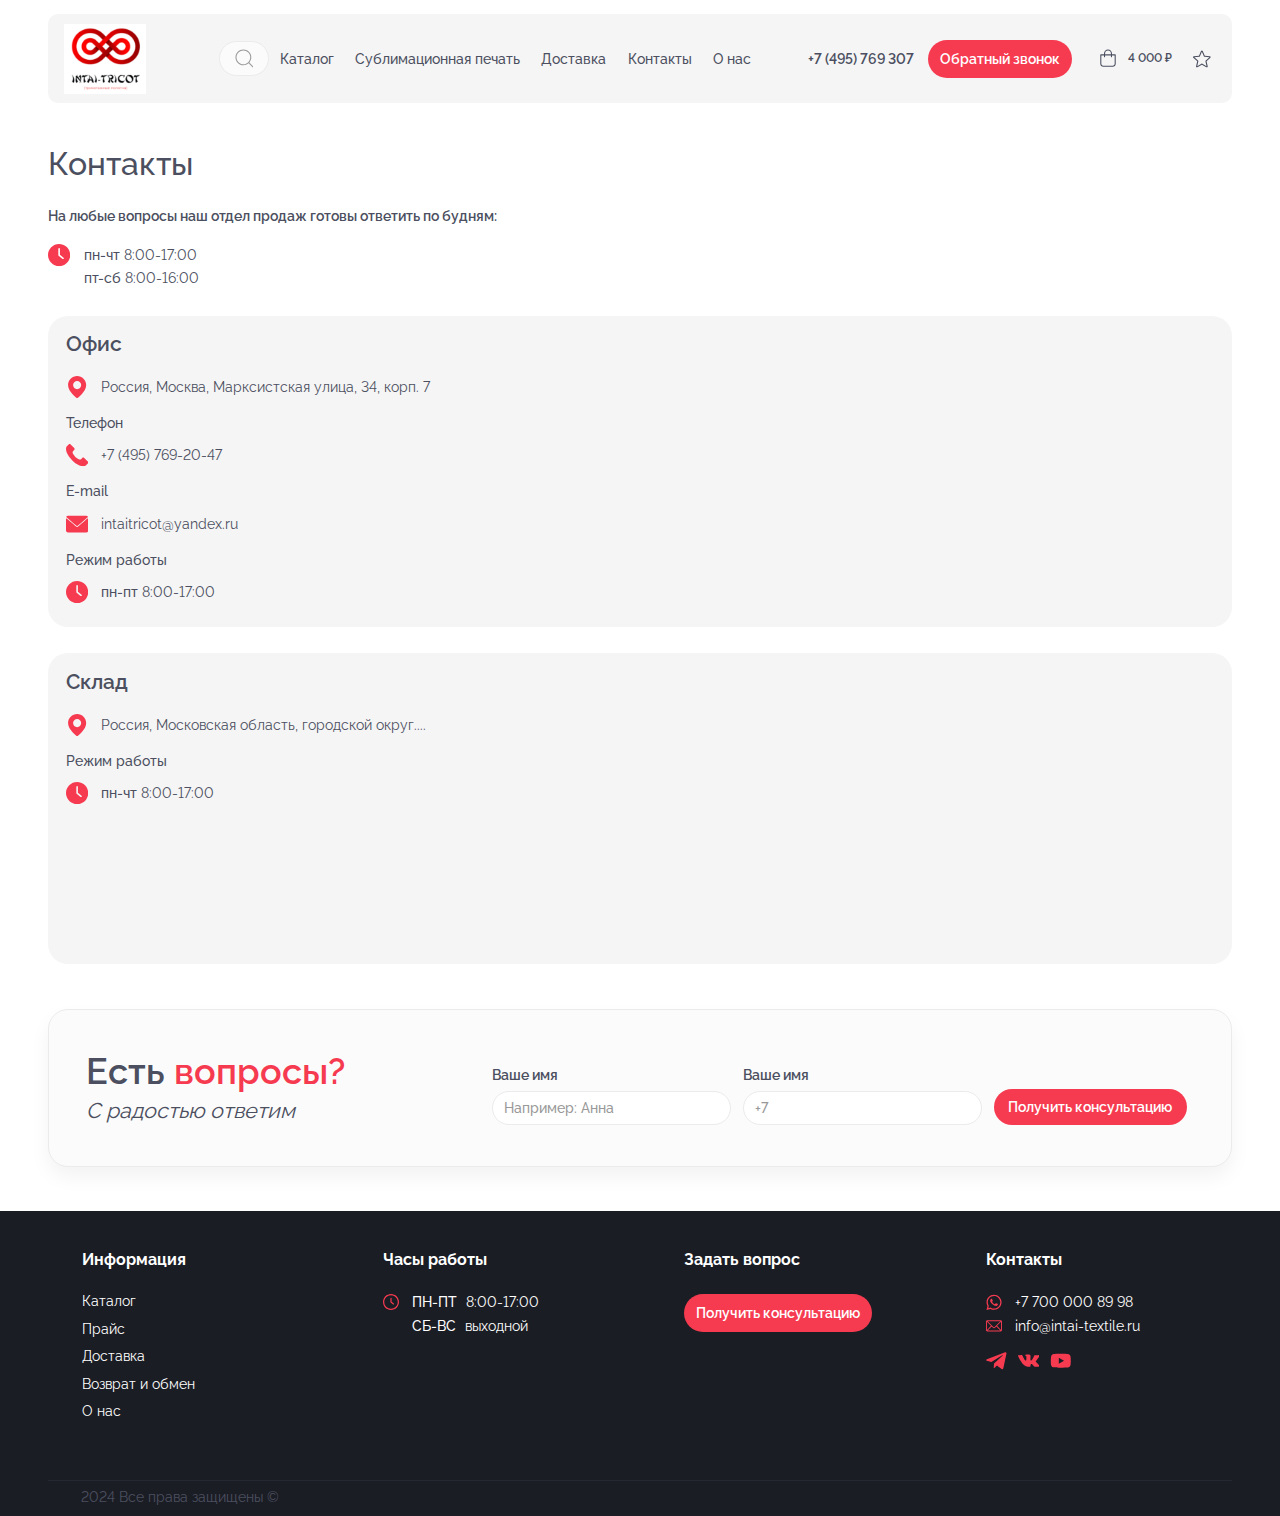
<file: contacts.html>
<!DOCTYPE html><html lang="ru"><head><meta charset="UTF-8"><meta name="viewport" content="width=device-width, initial-scale=1.0"><title>Intai Tricot</title><link rel="stylesheet" href="css/libs/vendor.css"><link rel="stylesheet" href="css/main.css"></head><body><div class="wrapper"><header class="header"><div class="container"><div class="header__wrapper"><a class="logo" href="/"><img src="./img/content/logo.svg" alt="логотип"></a><div class="header__menu"><div class="search header__search"><button class="search__trigger"><span class="search__icon"><svg><use xlink:href="./img/icons/sprite.svg#search"></use></svg></span></button></div><nav class="header-nav"><ul><li><a href="/catalog.html">Каталог</a></li><li><a href="/sublimation.html">Сублимационная печать</a></li><li><a href="/delivery.html">Доставка</a></li><li><a href="/contacts.html">Контакты</a></li><li><a href="/about.html">О нас</a></li></ul></nav><a class="header__phone" href="tel:+7495769307">+7 (495) 769 307</a><button class="button header__callback" data-modalTarget="callOrder">Обратный звонок</button></div><button class="burger-trigger"><svg><use xlink:href="./img/icons/sprite.svg#burger"></use></svg></button><a class="header-cart header__cart" href="#"><span class="header-cart__icon"><svg><use xlink:href="./img/icons/sprite.svg#cart"></use></svg></span><span class="header-cart__value">4 000 ₽</span></a><a class="header-favourite" href="#"><span class="header-favourite__icon"><svg><use xlink:href="./img/icons/sprite.svg#favourite"></use></svg><!--span.header-favourite__value 1--></span></a></div></div></header><main class="main-content"><section class="section contacts"><div class="container"><div class="contacts__top"><h1 class="page-title">Контакты</h1><div class="page-subtitle">На любые вопросы наш отдел продаж готовы ответить по будням:</div><div class="contacts-line"><div class="contacts-line__icon"><svg><use xlink:href="./img/icons/sprite.svg#clock-full"></use></svg></div><div class="contacts-line__text"><strong>пн-чт</strong> 8:00-17:00</div></div><div class="contacts-line"><div class="contacts-line__icon"></div><div class="contacts-line__text"><strong>пт-сб</strong> 8:00-16:00</div></div></div><div class="contacts-item"><div class="contacts-item__content"><div class="contacts-item__title">Офис</div><div class="contacts-line"><div class="contacts-line__icon"><svg><use xlink:href="./img/icons/sprite.svg#pin"></use></svg></div><div class="contacts-line__text">Россия, Москва, Марксистская улица, 34, корп. 7</div></div><p>Телефон</p><a class="contacts-line" href="tel:+74957692047"><div class="contacts-line__icon"><svg><use xlink:href="./img/icons/sprite.svg#phone-full"></use></svg></div><div class="contacts-line__text">+7 (495) 769-20-47</div></a><p>E-mail</p><a class="contacts-line" href="mailto:intaitricot@yandex.ru"><div class="contacts-line__icon"><svg><use xlink:href="./img/icons/sprite.svg#mail-full"></use></svg></div><div class="contacts-line__text">intaitricot@yandex.ru</div></a><p>Режим работы</p><div class="contacts-line"><div class="contacts-line__icon"><svg><use xlink:href="./img/icons/sprite.svg#clock-full"></use></svg></div><div class="contacts-line__text"><strong>пн-пт</strong> 8:00-17:00</div></div></div><div class="contacts-item__map"><iframe src="https://yandex.by/map-widget/v1/?ll=37.663970%2C55.735779&mode=search&ol=geo&ouri=ymapsbm1%3A%2F%2Fgeo%3Fdata%3DCgg1NjY5ODUyNxJG0KDQvtGB0YHQuNGPLCDQnNC-0YHQutCy0LAsINCc0LDRgNC60YHQuNGB0YLRgdC60LDRjyDRg9C70LjRhtCwLCAzNNC6NyIKDeenFkIVcPFeQg%2C%2C&z=16.77" allowfullscreen="true" style="position:relative;"></iframe></div></div><div class="contacts-item"><div class="contacts-item__content"><div class="contacts-item__title">Склад</div><div class="contacts-line"><div class="contacts-line__icon"><svg><use xlink:href="./img/icons/sprite.svg#pin"></use></svg></div><div class="contacts-line__text">Россия, Московская область, городской округ....</div></div><p>Режим работы</p><div class="contacts-line"><div class="contacts-line__icon"><svg><use xlink:href="./img/icons/sprite.svg#clock-full"></use></svg></div><div class="contacts-line__text"><strong>пн-чт</strong> 8:00-17:00</div></div></div><div class="contacts-item__map"><iframe src="https://yandex.by/map-widget/v1/?ll=37.663970%2C55.735779&mode=search&ol=geo&ouri=ymapsbm1%3A%2F%2Fgeo%3Fdata%3DCgg1NjY5ODUyNxJG0KDQvtGB0YHQuNGPLCDQnNC-0YHQutCy0LAsINCc0LDRgNC60YHQuNGB0YLRgdC60LDRjyDRg9C70LjRhtCwLCAzNNC6NyIKDeenFkIVcPFeQg%2C%2C&z=16.77" allowfullscreen="true" style="position:relative;"></iframe></div></div></div></section><section class="section consult"><div class="container"><div class="consult__wrapper"><div class="consult__text"><h2 class="consult__text-title">Есть <span>вопросы?</span></h2><div class="consult__text-subtitle">С радостью ответим</div></div><form class="consult__form"><label class="label consult__form-label"><span class="label__title">Ваше имя</span><input class="input" placeholder="Например: Анна"></label><label class="label consult__form-label"><span class="label__title">Ваше имя</span><input class="input" placeholder="+7"></label><button class="button consult__form-submit" type="submit">Получить консультацию</button></form></div></div></section></main><footer class="footer"><div class="container"><div class="footer__top"><div class="footer__block"><div class="footer__title">Информация</div><nav class="footer__nav"><ul><li><a href="#">Каталог</a></li><li><a href="#">Прайс</a></li><li><a href="#">Доставка</a></li><li><a href="#">Возврат и обмен</a></li><li><a href="#">О нас</a></li></ul></nav></div><div class="footer__block"><div class="footer__title">Часы работы</div><div class="footer-line"><div class="footer-line__icon"><svg><use xlink:href="./img/icons/sprite.svg#clock"></use></svg></div><div class="footer-line__text"><strong>ПН-ПТ</strong> 8:00-17:00</div></div><div class="footer-line"><div class="footer-line__icon"></div><div class="footer-line__text"><strong>CБ-ВС</strong> выходной</div></div></div><div class="footer__block"><div class="footer__title">Задать вопрос</div><button class="button">Получить консультацию</button></div><div class="footer__block"><div class="footer__title">Контакты</div><a class="footer-line" href="https://wa.me/77000008998"><div class="footer-line__icon"><svg><use xlink:href="./img/icons/sprite.svg#whats"></use></svg></div><div class="footer-line__text">+7 700 000 89 98</div></a><a class="footer-line" href="mailto:info@intai-textile.ru"><div class="footer-line__icon"><svg><use xlink:href="./img/icons/sprite.svg#mail"></use></svg></div><div class="footer-line__text">info@intai-textile.ru</div></a><div class="social"><a class="social__item" href="#"><svg><use xlink:href="./img/icons/sprite.svg#tg"></use></svg></a><a class="social__item" href="#"><svg><use xlink:href="./img/icons/sprite.svg#vk"></use></svg></a><a class="social__item" href="#"><svg><use xlink:href="./img/icons/sprite.svg#ytb"></use></svg></a></div></div></div><div class="footer__policy">2024 Все права защищены ©</div></div></footer><div class="modal modal-order" id="order"><div class="modal-content"><button class="modal-close" data-modalClose="order"><svg><use xlink:href="./img/icons/sprite.svg#plus"></use></svg></button><div class="modal__title">Оформление заказа</div><form class="modal-order__form"><label class="label"><span class="label__title">Ваше имя</span><input class="input" placeholder="Например: Анна"></label><label class="label"><span class="label__title">Фамилия</span><input class="input" placeholder="Например: Иванова"></label><label class="label"><span class="label__title">Номер телефона</span><input class="input" placeholder="+7"></label><label class="label"><span class="label__title">E-mail</span><input class="input" placeholder="pochta@pochta.ru"></label><button class="button modal-order__submit" type="submit">Получить консультацию</button></form></div></div><div class="modal modal-thanks" id="modalThanks"><div class="modal-content"><button class="modal-close" data-modalClose="modalThanks"><svg><use xlink:href="./img/icons/sprite.svg#plus"></use></svg></button><div class="modal__title">Спасибо за заказ!</div><div class="modal-thanks__text">Скоро с Вами свяжется менеджер для подтверждения.</div></div></div></div><script src="js/libs/vendor.js"></script><script src="js/script.js"></script></body></html>
</file>
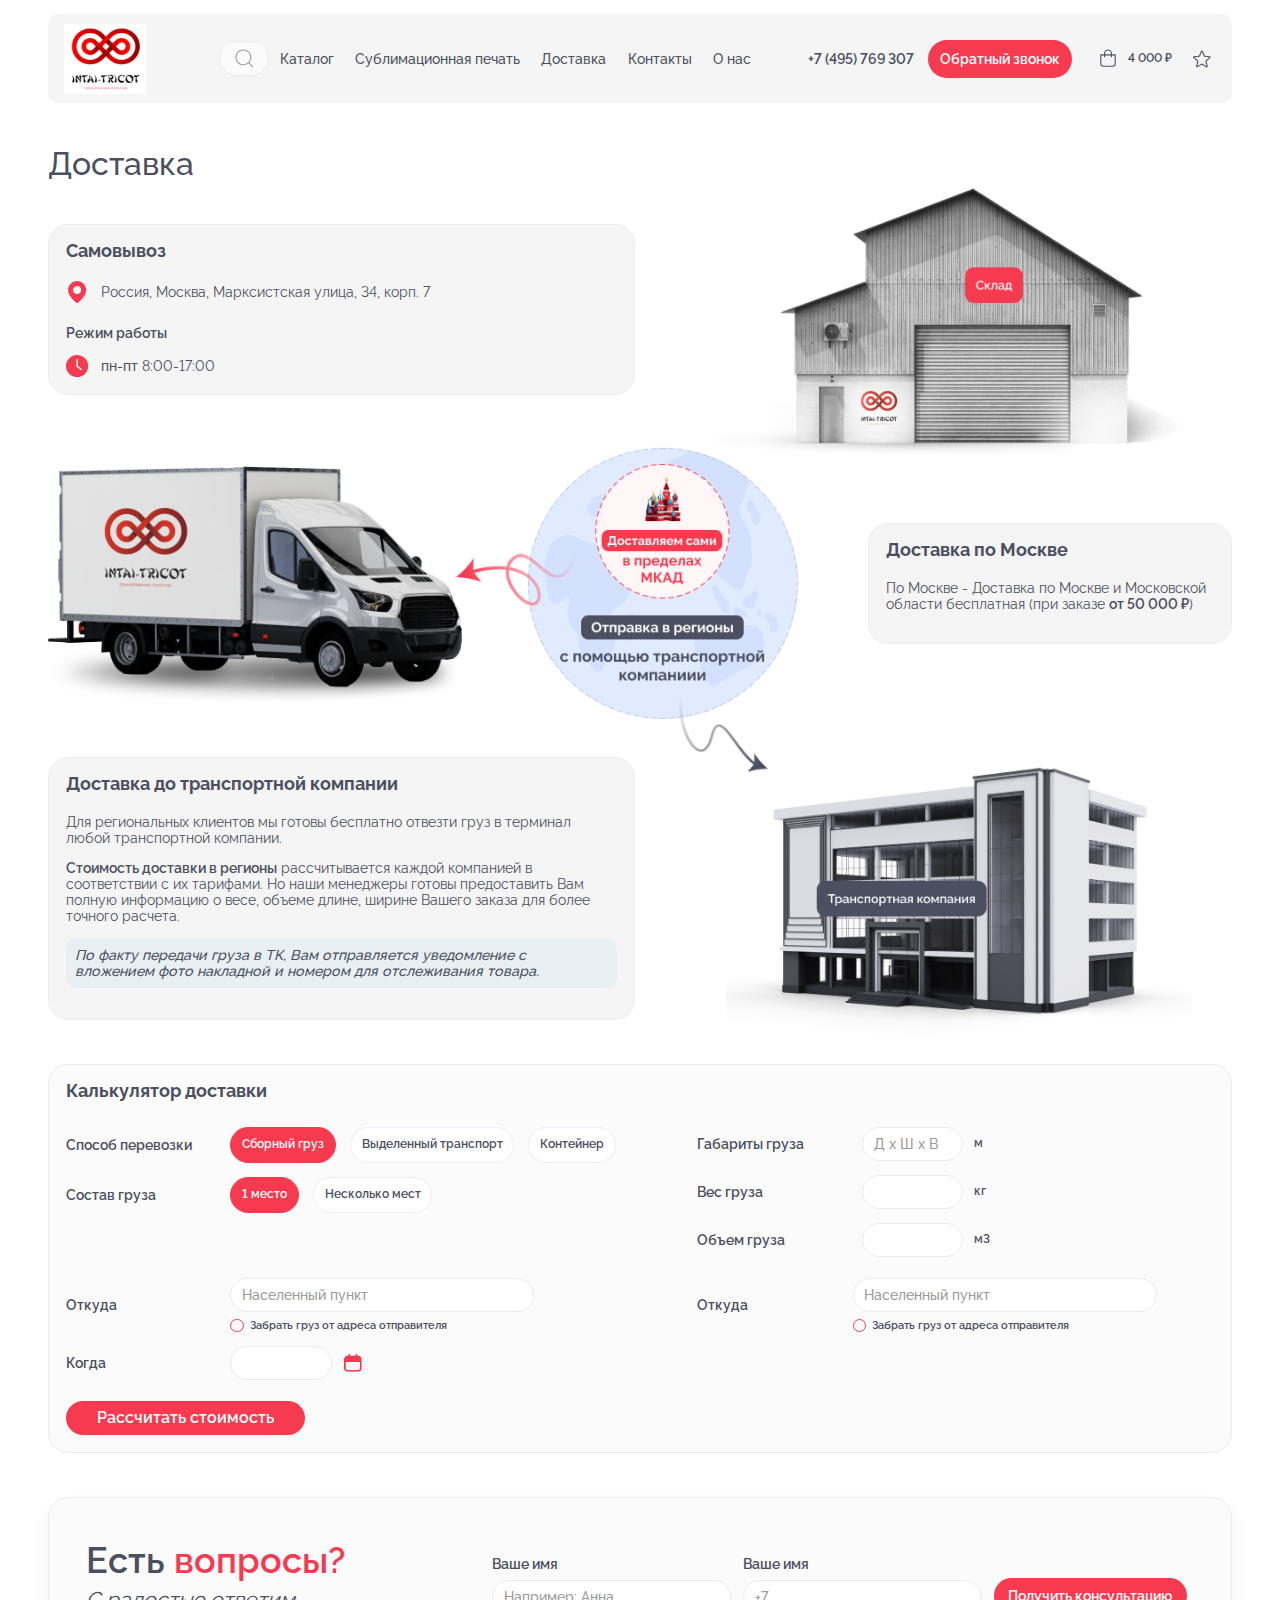
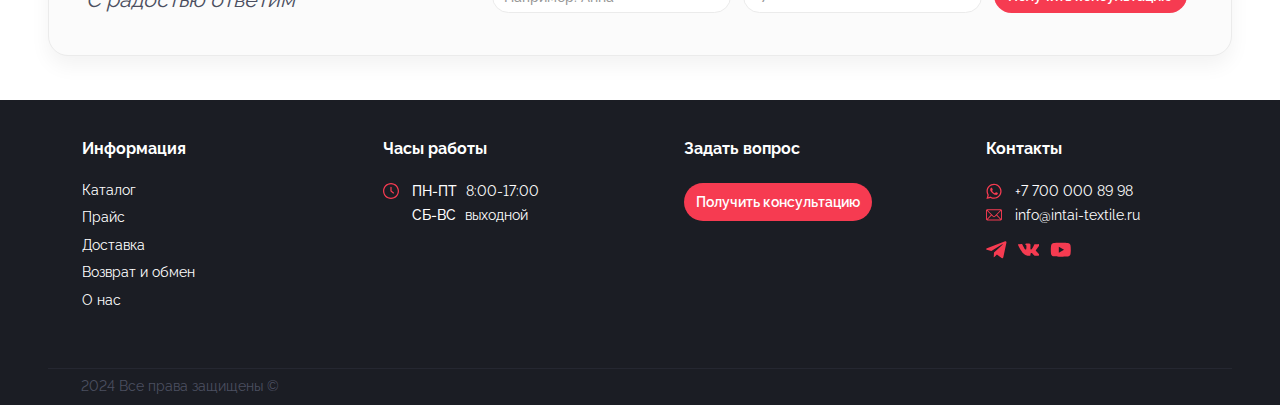
<file: delivery.html>
<!DOCTYPE html><html lang="ru"><head><meta charset="UTF-8"><meta name="viewport" content="width=device-width, initial-scale=1.0"><title>Intai Tricot</title><link rel="stylesheet" href="css/libs/vendor.css"><link rel="stylesheet" href="css/main.css"></head><body><div class="wrapper"><header class="header"><div class="container"><div class="header__wrapper"><a class="logo" href="/"><img src="./img/content/logo.svg" alt="логотип"></a><div class="header__menu"><div class="search header__search"><button class="search__trigger"><span class="search__icon"><svg><use xlink:href="./img/icons/sprite.svg#search"></use></svg></span></button></div><nav class="header-nav"><ul><li><a href="/catalog.html">Каталог</a></li><li><a href="/sublimation.html">Сублимационная печать</a></li><li><a href="/delivery.html">Доставка</a></li><li><a href="/contacts.html">Контакты</a></li><li><a href="/about.html">О нас</a></li></ul></nav><a class="header__phone" href="tel:+7495769307">+7 (495) 769 307</a><button class="button header__callback" data-modalTarget="callOrder">Обратный звонок</button></div><button class="burger-trigger"><svg><use xlink:href="./img/icons/sprite.svg#burger"></use></svg></button><a class="header-cart header__cart" href="#"><span class="header-cart__icon"><svg><use xlink:href="./img/icons/sprite.svg#cart"></use></svg></span><span class="header-cart__value">4 000 ₽</span></a><a class="header-favourite" href="#"><span class="header-favourite__icon"><svg><use xlink:href="./img/icons/sprite.svg#favourite"></use></svg><!--span.header-favourite__value 1--></span></a></div></div></header><main class="main-content"><section class="section"><div class="container"><h1 class="page-title">Доставка</h1></div></section><section class="section delivery"><div class="container"><div class="delivery__row"><div class="delivery__block"><div class="delivery__block-title">Самовывоз</div><div class="contacts-line"><div class="contacts-line__icon"><svg><use xlink:href="./img/icons/sprite.svg#pin"></use></svg></div><div class="contacts-line__text">Россия, Москва, Марксистская улица, 34, корп. 7</div></div><p><strong>Режим работы</strong></p><div class="contacts-line"><div class="contacts-line__icon"><svg><use xlink:href="./img/icons/sprite.svg#clock-full"></use></svg></div><div class="contacts-line__text"><strong>пн-пт</strong> 8:00-17:00</div></div></div><img class="delivery__img img-1" src="./img/content/delivery/delivery-1.png" alt=""></div><div class="delivery__row"><div class="delivery__block"><div class="delivery__block-title">Доставка по Москве</div><p>По Москве - Доставка по Москве и Московской области бесплатная (при заказе <strong>от 50 000 ₽</strong>)</p></div><img class="delivery__img img-2" src="./img/content/delivery/delivery-2.png" alt=""><img class="delivery__img img-4" src="./img/content/delivery/delivery-4.png" alt=""></div><div class="delivery__row"><div class="delivery__block"><div class="delivery__block-title">Доставка до транспортной компании</div><p>Для региональных клиентов мы готовы бесплатно отвезти груз в терминал любой транспортной компании.</p><p><strong>Стоимость доставки в регионы</strong> рассчитывается каждой компанией в соответствии с их тарифами. Но наши менеджеры готовы предоставить Вам полную информацию о весе, объеме длине, ширине Вашего заказа для более точного расчета.</p><p class="annotation">По факту передачи груза в ТК, Вам отправляется уведомление с вложением фото накладной и номером для отслеживания товара.</p></div><img class="delivery__img img-3" src="./img/content/delivery/delivery-3.png" alt=""></div></div></section><section class="section calculate"><div class="container"><div class="calculate__wrapper"><div class="calculate__title">Калькулятор доставки</div><div class="calculate__row"><div class="calculate__cell"><div class="calculate-line"><div class="calculate-line__title">Способ перевозки</div><div class="radio-btns"><label class="radio calculate-radio__label"><input type="radio" name="Способ перевозки" value="Сборный груз" checked><span class="radio__display">Сборный груз</span></label><label class="radio calculate-radio__label"><input type="radio" name="Способ перевозки" value="Выделенный транспорт"><span class="radio__display">Выделенный транспорт</span></label><label class="radio calculate-radio__label"><input type="radio" name="Способ перевозки" value="Контейнер"><span class="radio__display">Контейнер</span></label></div></div><div class="calculate-line"><div class="calculate-line__title">Состав груза</div><div class="radio-btns"><label class="radio calculate-radio__label"><input type="radio" name="Состав груза" value="1 место" checked><span class="radio__display">1 место</span></label><label class="radio calculate-radio__label"><input type="radio" name="Состав груза" value="Несколько мест"><span class="radio__display">Несколько мест</span></label></div></div></div><div class="calculate__cell"><div class="calculate-line"><div class="calculate-line__title">Габариты груза</div><div class="calculate-input"><input class="input" placeholder="Д х Ш x В"><div class="calculate-input__text">м</div></div></div><div class="calculate-line"><div class="calculate-line__title">Вес груза</div><div class="calculate-input"><input class="input"><div class="calculate-input__text">кг</div></div></div><div class="calculate-line"><div class="calculate-line__title">Объем груза</div><div class="calculate-input"><input class="input"><div class="calculate-input__text">м3</div></div></div></div></div><div class="calculate__row"><div class="calculate__cell"><div class="calculate-line"><div class="calculate-line__title">Откуда</div><div class="calculate-place"><input class="input" placeholder="Населенный пункт"><label class="calculate-place-checkbox"><input type="checkbox"><span class="calculate-place-checkbox__display"></span><span class="calculate-place-checkbox__text">Забрать груз от адреса отправителя</span></label></div></div><div class="calculate-line"><div class="calculate-line__title">Когда</div><div class="calculate-input"><input class="input"><div class="calculate-date-icon"><svg><use xlink:href="./img/icons/sprite.svg#date"></use></svg></div></div></div></div><div class="calculate__cell"><div class="calculate-line"><div class="calculate-line__title">Откуда</div><div class="calculate-place"><input class="input" placeholder="Населенный пункт"><label class="calculate-place-checkbox"><input type="checkbox"><span class="calculate-place-checkbox__display"></span><span class="calculate-place-checkbox__text">Забрать груз от адреса отправителя</span></label></div></div></div></div><button class="button calculate__submit">Рассчитать стоимость</button></div></div></section><section class="section consult"><div class="container"><div class="consult__wrapper"><div class="consult__text"><h2 class="consult__text-title">Есть <span>вопросы?</span></h2><div class="consult__text-subtitle">С радостью ответим</div></div><form class="consult__form"><label class="label consult__form-label"><span class="label__title">Ваше имя</span><input class="input" placeholder="Например: Анна"></label><label class="label consult__form-label"><span class="label__title">Ваше имя</span><input class="input" placeholder="+7"></label><button class="button consult__form-submit" type="submit">Получить консультацию</button></form></div></div></section></main><footer class="footer"><div class="container"><div class="footer__top"><div class="footer__block"><div class="footer__title">Информация</div><nav class="footer__nav"><ul><li><a href="#">Каталог</a></li><li><a href="#">Прайс</a></li><li><a href="#">Доставка</a></li><li><a href="#">Возврат и обмен</a></li><li><a href="#">О нас</a></li></ul></nav></div><div class="footer__block"><div class="footer__title">Часы работы</div><div class="footer-line"><div class="footer-line__icon"><svg><use xlink:href="./img/icons/sprite.svg#clock"></use></svg></div><div class="footer-line__text"><strong>ПН-ПТ</strong> 8:00-17:00</div></div><div class="footer-line"><div class="footer-line__icon"></div><div class="footer-line__text"><strong>CБ-ВС</strong> выходной</div></div></div><div class="footer__block"><div class="footer__title">Задать вопрос</div><button class="button">Получить консультацию</button></div><div class="footer__block"><div class="footer__title">Контакты</div><a class="footer-line" href="https://wa.me/77000008998"><div class="footer-line__icon"><svg><use xlink:href="./img/icons/sprite.svg#whats"></use></svg></div><div class="footer-line__text">+7 700 000 89 98</div></a><a class="footer-line" href="mailto:info@intai-textile.ru"><div class="footer-line__icon"><svg><use xlink:href="./img/icons/sprite.svg#mail"></use></svg></div><div class="footer-line__text">info@intai-textile.ru</div></a><div class="social"><a class="social__item" href="#"><svg><use xlink:href="./img/icons/sprite.svg#tg"></use></svg></a><a class="social__item" href="#"><svg><use xlink:href="./img/icons/sprite.svg#vk"></use></svg></a><a class="social__item" href="#"><svg><use xlink:href="./img/icons/sprite.svg#ytb"></use></svg></a></div></div></div><div class="footer__policy">2024 Все права защищены ©</div></div></footer><div class="modal modal-order" id="order"><div class="modal-content"><button class="modal-close" data-modalClose="order"><svg><use xlink:href="./img/icons/sprite.svg#plus"></use></svg></button><div class="modal__title">Оформление заказа</div><form class="modal-order__form"><label class="label"><span class="label__title">Ваше имя</span><input class="input" placeholder="Например: Анна"></label><label class="label"><span class="label__title">Фамилия</span><input class="input" placeholder="Например: Иванова"></label><label class="label"><span class="label__title">Номер телефона</span><input class="input" placeholder="+7"></label><label class="label"><span class="label__title">E-mail</span><input class="input" placeholder="pochta@pochta.ru"></label><button class="button modal-order__submit" type="submit">Получить консультацию</button></form></div></div><div class="modal modal-thanks" id="modalThanks"><div class="modal-content"><button class="modal-close" data-modalClose="modalThanks"><svg><use xlink:href="./img/icons/sprite.svg#plus"></use></svg></button><div class="modal__title">Спасибо за заказ!</div><div class="modal-thanks__text">Скоро с Вами свяжется менеджер для подтверждения.</div></div></div></div><script src="js/libs/vendor.js"></script><script src="js/script.js"></script></body></html>
</file>
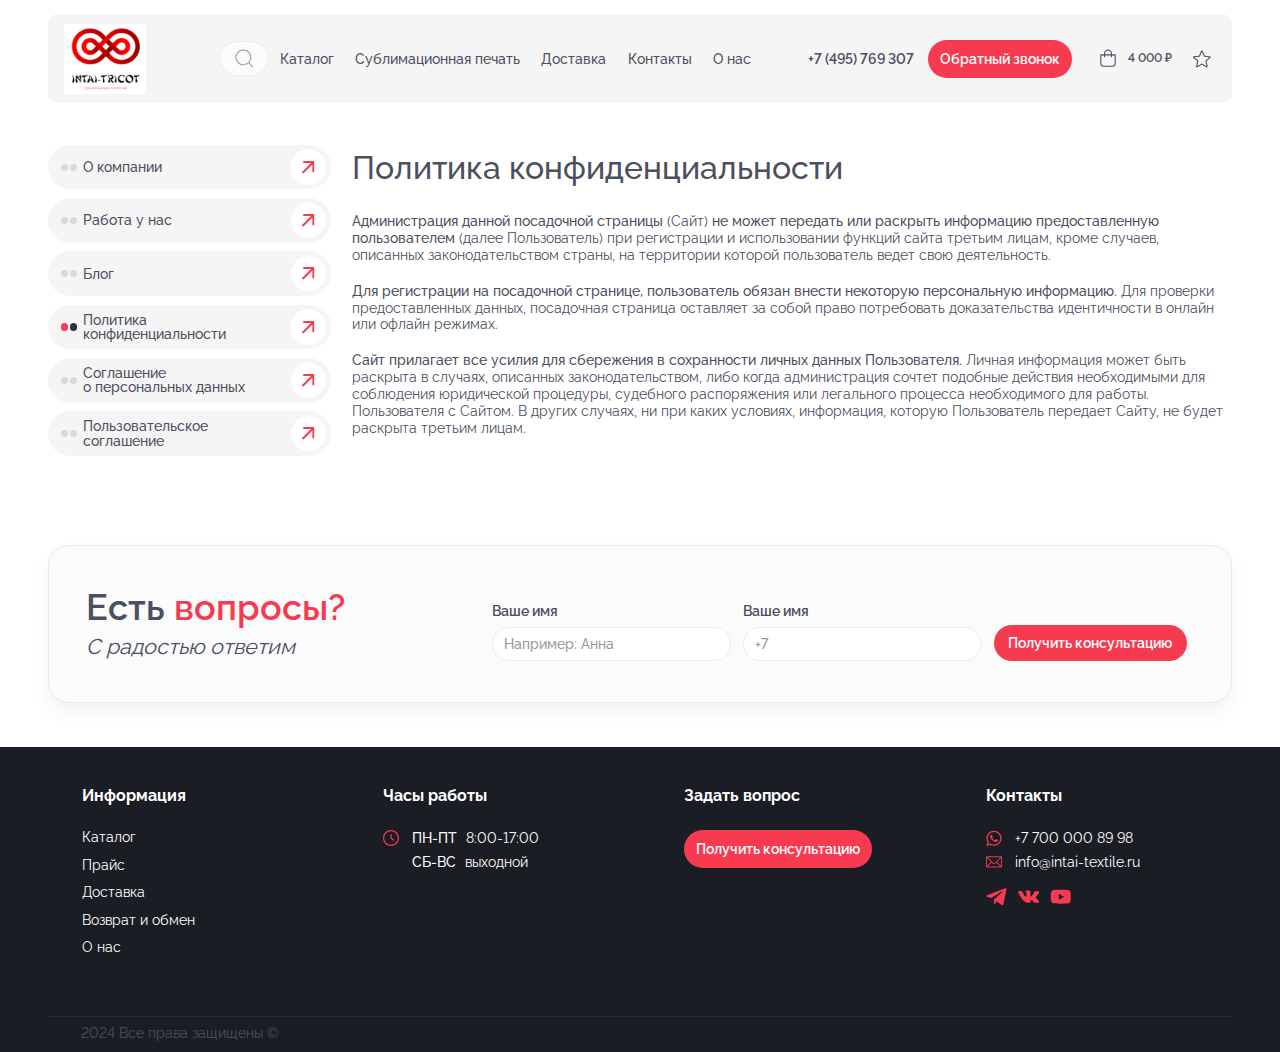
<file: policy.html>
<!DOCTYPE html><html lang="ru"><head><meta charset="UTF-8"><meta name="viewport" content="width=device-width, initial-scale=1.0"><title>Intai Tricot</title><link rel="stylesheet" href="css/libs/vendor.css"><link rel="stylesheet" href="css/main.css"></head><body><div class="wrapper"><header class="header"><div class="container"><div class="header__wrapper"><a class="logo" href="/"><img src="./img/content/logo.svg" alt="логотип"></a><div class="header__menu"><div class="search header__search"><button class="search__trigger"><span class="search__icon"><svg><use xlink:href="./img/icons/sprite.svg#search"></use></svg></span></button></div><nav class="header-nav"><ul><li><a href="/catalog.html">Каталог</a></li><li><a href="/sublimation.html">Сублимационная печать</a></li><li><a href="/delivery.html">Доставка</a></li><li><a href="/contacts.html">Контакты</a></li><li><a href="/about.html">О нас</a></li></ul></nav><a class="header__phone" href="tel:+7495769307">+7 (495) 769 307</a><button class="button header__callback" data-modalTarget="callOrder">Обратный звонок</button></div><button class="burger-trigger"><svg><use xlink:href="./img/icons/sprite.svg#burger"></use></svg></button><a class="header-cart header__cart" href="#"><span class="header-cart__icon"><svg><use xlink:href="./img/icons/sprite.svg#cart"></use></svg></span><span class="header-cart__value">4 000 ₽</span></a><a class="header-favourite" href="#"><span class="header-favourite__icon"><svg><use xlink:href="./img/icons/sprite.svg#favourite"></use></svg><!--span.header-favourite__value 1--></span></a></div></div></header><main class="main-content"><div class="page-wrapper"><div class="container"><aside class="page-sidebar"><div class="select select-menu"><div class="select__current"><div class="page-link active"><div class="page-link__circles"></div><div class="page-link__text">Политика конфиденциальности</div><div class="page-link__icon"><svg><use xlink:href="./img/icons/sprite.svg#arrow"></use></svg></div></div></div><div class="select__options"><div class="select__option"><a class="page-link" href="/about.html"><div class="page-link__circles"></div><div class="page-link__text">О компании</div><div class="page-link__icon"><svg><use xlink:href="./img/icons/sprite.svg#arrow-vertical"></use></svg></div></a></div><div class="select__option"><a class="page-link" href="/work.html"><div class="page-link__circles"></div><div class="page-link__text">Работа у нас</div><div class="page-link__icon"><svg><use xlink:href="./img/icons/sprite.svg#arrow-vertical"></use></svg></div></a></div><div class="select__option"><a class="page-link" href="/blog.html"><div class="page-link__circles"></div><div class="page-link__text">Блог</div><div class="page-link__icon"><svg><use xlink:href="./img/icons/sprite.svg#arrow-vertical"></use></svg></div></a></div><div class="select__option"><a class="page-link active" href="/policy.html"><div class="page-link__circles"></div><div class="page-link__text">Политика конфиденциальности</div><div class="page-link__icon"><svg><use xlink:href="./img/icons/sprite.svg#arrow-vertical"></use></svg></div></a></div><div class="select__option"><a class="page-link" href="#"><div class="page-link__circles"></div><div class="page-link__text">Соглашение<br> о персональных данных</div><div class="page-link__icon"><svg><use xlink:href="./img/icons/sprite.svg#arrow-vertical"></use></svg></div></a></div><div class="select__option"><a class="page-link" href="#"><div class="page-link__circles"></div><div class="page-link__text">Пользовательское соглашение</div><div class="page-link__icon"><svg><use xlink:href="./img/icons/sprite.svg#arrow-vertical"></use></svg></div></a></div></div></div></aside><div class="page-wrapper__main"><h1 class="page-title">Политика конфиденциальности</h1><div class="text"><p><strong>Администрация данной посадочной страницы</strong> (Сайт) <strong>не может передать или раскрыть информацию предоставленную пользователем</strong> (далее Пользователь) при регистрации и использовании функций сайта третьим лицам, кроме случаев, описанных законодательством страны, на территории которой пользователь ведет свою деятельность.</p><p><strong>Для регистрации на посадочной странице, пользователь обязан внести некоторую персональную информацию.</strong> Для проверки предоставленных данных, посадочная страница оставляет за собой право потребовать доказательства идентичности в онлайн или офлайн режимах.</p><p><strong>Сайт прилагает все усилия для сбережения в сохранности личных данных Пользователя.</strong> Личная информация может быть раскрыта в случаях, описанных законодательством, либо когда администрация сочтет подобные действия необходимыми для соблюдения юридической процедуры, судебного распоряжения или легального процесса необходимого для работы. Пользователя с Сайтом. В других случаях, ни при каких условиях, информация, которую Пользователь передает Сайту, не будет раскрыта третьим лицам.</p></div></div></div></div><section class="section consult"><div class="container"><div class="consult__wrapper"><div class="consult__text"><h2 class="consult__text-title">Есть <span>вопросы?</span></h2><div class="consult__text-subtitle">С радостью ответим</div></div><form class="consult__form"><label class="label consult__form-label"><span class="label__title">Ваше имя</span><input class="input" placeholder="Например: Анна"></label><label class="label consult__form-label"><span class="label__title">Ваше имя</span><input class="input" placeholder="+7"></label><button class="button consult__form-submit" type="submit">Получить консультацию</button></form></div></div></section></main><footer class="footer"><div class="container"><div class="footer__top"><div class="footer__block"><div class="footer__title">Информация</div><nav class="footer__nav"><ul><li><a href="#">Каталог</a></li><li><a href="#">Прайс</a></li><li><a href="#">Доставка</a></li><li><a href="#">Возврат и обмен</a></li><li><a href="#">О нас</a></li></ul></nav></div><div class="footer__block"><div class="footer__title">Часы работы</div><div class="footer-line"><div class="footer-line__icon"><svg><use xlink:href="./img/icons/sprite.svg#clock"></use></svg></div><div class="footer-line__text"><strong>ПН-ПТ</strong> 8:00-17:00</div></div><div class="footer-line"><div class="footer-line__icon"></div><div class="footer-line__text"><strong>CБ-ВС</strong> выходной</div></div></div><div class="footer__block"><div class="footer__title">Задать вопрос</div><button class="button">Получить консультацию</button></div><div class="footer__block"><div class="footer__title">Контакты</div><a class="footer-line" href="https://wa.me/77000008998"><div class="footer-line__icon"><svg><use xlink:href="./img/icons/sprite.svg#whats"></use></svg></div><div class="footer-line__text">+7 700 000 89 98</div></a><a class="footer-line" href="mailto:info@intai-textile.ru"><div class="footer-line__icon"><svg><use xlink:href="./img/icons/sprite.svg#mail"></use></svg></div><div class="footer-line__text">info@intai-textile.ru</div></a><div class="social"><a class="social__item" href="#"><svg><use xlink:href="./img/icons/sprite.svg#tg"></use></svg></a><a class="social__item" href="#"><svg><use xlink:href="./img/icons/sprite.svg#vk"></use></svg></a><a class="social__item" href="#"><svg><use xlink:href="./img/icons/sprite.svg#ytb"></use></svg></a></div></div></div><div class="footer__policy">2024 Все права защищены ©</div></div></footer><div class="modal modal-order" id="order"><div class="modal-content"><button class="modal-close" data-modalClose="order"><svg><use xlink:href="./img/icons/sprite.svg#plus"></use></svg></button><div class="modal__title">Оформление заказа</div><form class="modal-order__form"><label class="label"><span class="label__title">Ваше имя</span><input class="input" placeholder="Например: Анна"></label><label class="label"><span class="label__title">Фамилия</span><input class="input" placeholder="Например: Иванова"></label><label class="label"><span class="label__title">Номер телефона</span><input class="input" placeholder="+7"></label><label class="label"><span class="label__title">E-mail</span><input class="input" placeholder="pochta@pochta.ru"></label><button class="button modal-order__submit" type="submit">Получить консультацию</button></form></div></div><div class="modal modal-thanks" id="modalThanks"><div class="modal-content"><button class="modal-close" data-modalClose="modalThanks"><svg><use xlink:href="./img/icons/sprite.svg#plus"></use></svg></button><div class="modal__title">Спасибо за заказ!</div><div class="modal-thanks__text">Скоро с Вами свяжется менеджер для подтверждения.</div></div></div></div><script src="js/libs/vendor.js"></script><script src="js/script.js"></script></body></html>
</file>
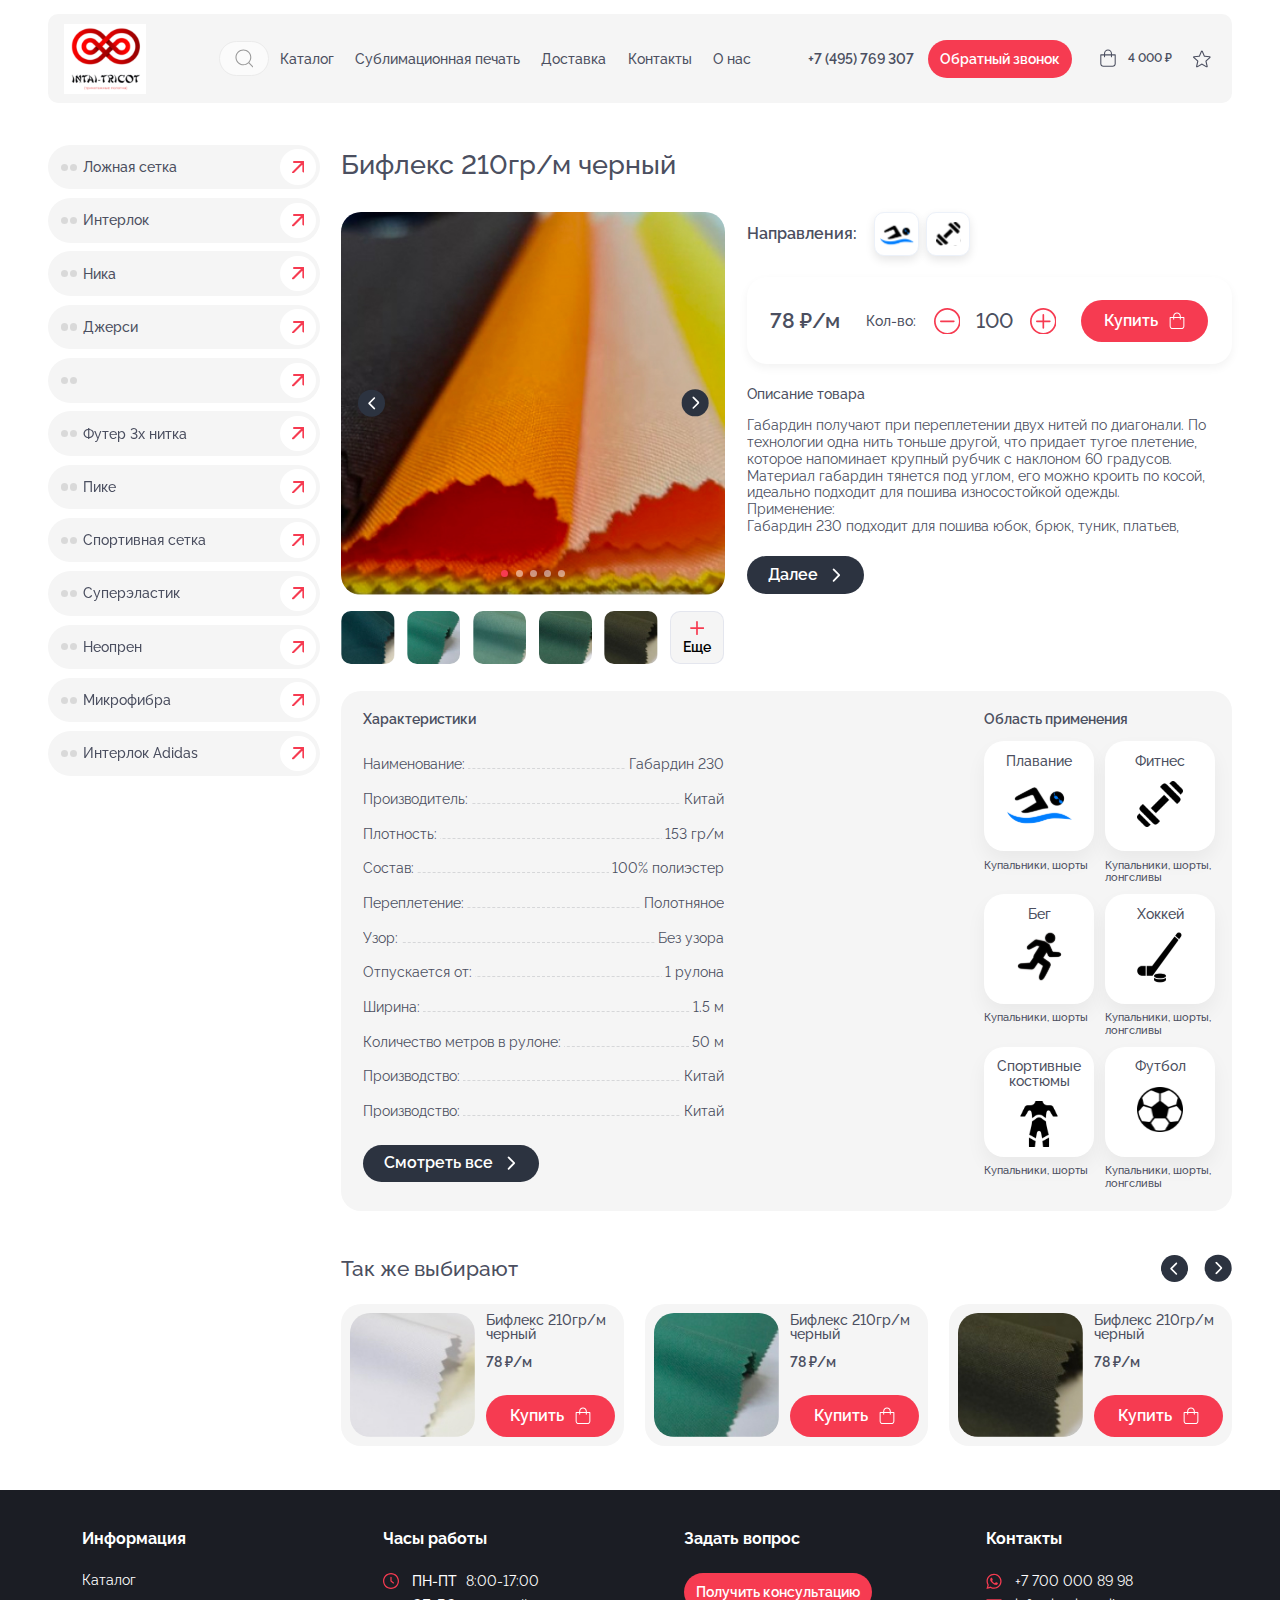
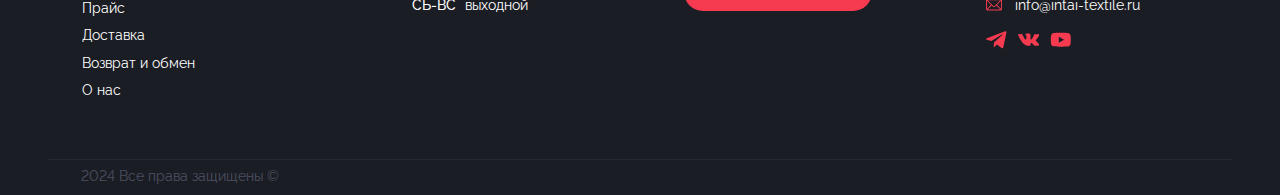
<file: product.html>
<!DOCTYPE html><html lang="ru"><head><meta charset="UTF-8"><meta name="viewport" content="width=device-width, initial-scale=1.0"><title>Intai Tricot</title><link rel="stylesheet" href="css/libs/vendor.css"><link rel="stylesheet" href="css/main.css"></head><body><div class="wrapper"><header class="header"><div class="container"><div class="header__wrapper"><a class="logo" href="/"><img src="./img/content/logo.svg" alt="логотип"></a><div class="header__menu"><div class="search header__search"><button class="search__trigger"><span class="search__icon"><svg><use xlink:href="./img/icons/sprite.svg#search"></use></svg></span></button></div><nav class="header-nav"><ul><li><a href="/catalog.html">Каталог</a></li><li><a href="/sublimation.html">Сублимационная печать</a></li><li><a href="/delivery.html">Доставка</a></li><li><a href="/contacts.html">Контакты</a></li><li><a href="/about.html">О нас</a></li></ul></nav><a class="header__phone" href="tel:+7495769307">+7 (495) 769 307</a><button class="button header__callback" data-modalTarget="callOrder">Обратный звонок</button></div><button class="burger-trigger"><svg><use xlink:href="./img/icons/sprite.svg#burger"></use></svg></button><a class="header-cart header__cart" href="#"><span class="header-cart__icon"><svg><use xlink:href="./img/icons/sprite.svg#cart"></use></svg></span><span class="header-cart__value">4 000 ₽</span></a><a class="header-favourite" href="#"><span class="header-favourite__icon"><svg><use xlink:href="./img/icons/sprite.svg#favourite"></use></svg><!--span.header-favourite__value 1--></span></a></div></div></header><main class="main-content"><div class="page-wrapper"><div class="container"><aside class="page-sidebar"><div class="select select-menu"><div class="select__current"><div class="page-link active"><div class="page-link__circles"></div><div class="page-link__text">Бифлекс</div><div class="page-link__icon"><svg><use xlink:href="./img/icons/sprite.svg#arrow"></use></svg></div></div></div><div class="select__options"><div class="select__option"><a class="page-link" href="#"><div class="page-link__circles"></div><div class="page-link__text">Ложная сетка</div><div class="page-link__icon"><svg><use xlink:href="./img/icons/sprite.svg#arrow-vertical"></use></svg></div></a></div><div class="select__option"><a class="page-link" href="#"><div class="page-link__circles"></div><div class="page-link__text">Интерлок</div><div class="page-link__icon"><svg><use xlink:href="./img/icons/sprite.svg#arrow-vertical"></use></svg></div></a></div><div class="select__option"><a class="page-link" href="#"><div class="page-link__circles"></div><div class="page-link__text">Ника</div><div class="page-link__icon"><svg><use xlink:href="./img/icons/sprite.svg#arrow-vertical"></use></svg></div></a></div><div class="select__option"><a class="page-link" href="#"><div class="page-link__circles"></div><div class="page-link__text">Джерси</div><div class="page-link__icon"><svg><use xlink:href="./img/icons/sprite.svg#arrow-vertical"></use></svg></div></a></div><div class="select__option"><a class="page-link" href="#"><div class="page-link__circles"></div><div class="page-link__text"></div><div class="page-link__icon"><svg><use xlink:href="./img/icons/sprite.svg#arrow-vertical"></use></svg></div></a></div><div class="select__option"><a class="page-link" href="#"><div class="page-link__circles"></div><div class="page-link__text">Футер 3х нитка</div><div class="page-link__icon"><svg><use xlink:href="./img/icons/sprite.svg#arrow-vertical"></use></svg></div></a></div><div class="select__option"><a class="page-link" href="#"><div class="page-link__circles"></div><div class="page-link__text">Пике</div><div class="page-link__icon"><svg><use xlink:href="./img/icons/sprite.svg#arrow-vertical"></use></svg></div></a></div><div class="select__option"><a class="page-link" href="#"><div class="page-link__circles"></div><div class="page-link__text">Спортивная сетка</div><div class="page-link__icon"><svg><use xlink:href="./img/icons/sprite.svg#arrow-vertical"></use></svg></div></a></div><div class="select__option"><a class="page-link" href="#"><div class="page-link__circles"></div><div class="page-link__text">Суперэластик</div><div class="page-link__icon"><svg><use xlink:href="./img/icons/sprite.svg#arrow-vertical"></use></svg></div></a></div><div class="select__option"><a class="page-link" href="#"><div class="page-link__circles"></div><div class="page-link__text">Неопрен</div><div class="page-link__icon"><svg><use xlink:href="./img/icons/sprite.svg#arrow-vertical"></use></svg></div></a></div><div class="select__option"><a class="page-link" href="#"><div class="page-link__circles"></div><div class="page-link__text">Микрофибра</div><div class="page-link__icon"><svg><use xlink:href="./img/icons/sprite.svg#arrow-vertical"></use></svg></div></a></div><div class="select__option"><a class="page-link" href="#"><div class="page-link__circles"></div><div class="page-link__text">Интерлок Adidas</div><div class="page-link__icon"><svg><use xlink:href="./img/icons/sprite.svg#arrow-vertical"></use></svg></div></a></div></div></div></aside><div class="page-wrapper__main"><h1 class="page-title product-title">Бифлекс 210гр/м черный</h1><div class="product"><div class="product__top"><div class="product__gallery"><div class="swiper"><div class="swiper-wrapper"><div class="swiper-slide"><img src="./img/content/product.jpg" alt=""></div><div class="swiper-slide"><img src="./img/content/product.jpg" alt=""></div><div class="swiper-slide"><img src="./img/content/product.jpg" alt=""></div><div class="swiper-slide"><img src="./img/content/product.jpg" alt=""></div><div class="swiper-slide"><img src="./img/content/product.jpg" alt=""></div></div><button class="slider-btn prev"><svg><use xlink:href="./img/icons/sprite.svg#arrow"></use></svg></button><button class="slider-btn next"><svg><use xlink:href="./img/icons/sprite.svg#arrow"></use></svg></button><div class="swiper-pagination"></div></div><div class="colors"><a class="colors__item" href="#"><img src="./img/content/colors/color-1.jpg" alt=""></a><a class="colors__item" href="#"><img src="./img/content/colors/color-2.jpg" alt=""></a><a class="colors__item" href="#"><img src="./img/content/colors/color-3.jpg" alt=""></a><a class="colors__item" href="#"><img src="./img/content/colors/color-4.jpg" alt=""></a><a class="colors__item" href="#"><img src="./img/content/colors/color-5.jpg" alt=""></a><button class="colors__item colors-more" data-modalTarget="colorsFull"><span class="colors-more__icon"><svg><use xlink:href="./img/icons/sprite.svg#plus"></use></svg></span><span class="colors-more__text">Еще</span></button></div><div class="modal colors-full" id="colorsFull"><div class="modal-content"><div class="colors-full__top"><div class="colors-full__title">Палитра цветов</div><button class="modal-close" data-modalClose="colorsFull"><svg><use xlink:href="./img/icons/sprite.svg#plus"></use></svg></button></div><div class="colors"><a class="colors__item" href="#"><img src="./img/content/colors/color-1.jpg" alt=""></a><a class="colors__item" href="#"><img src="./img/content/colors/color-2.jpg" alt=""></a><a class="colors__item" href="#"><img src="./img/content/colors/color-3.jpg" alt=""></a><a class="colors__item" href="#"><img src="./img/content/colors/color-4.jpg" alt=""></a><a class="colors__item" href="#"><img src="./img/content/colors/color-5.jpg" alt=""></a><a class="colors__item" href="#"><img src="./img/content/colors/color-1.jpg" alt=""></a><a class="colors__item" href="#"><img src="./img/content/colors/color-2.jpg" alt=""></a><a class="colors__item" href="#"><img src="./img/content/colors/color-3.jpg" alt=""></a><a class="colors__item" href="#"><img src="./img/content/colors/color-4.jpg" alt=""></a><a class="colors__item" href="#"><img src="./img/content/colors/color-5.jpg" alt=""></a><a class="colors__item" href="#"><img src="./img/content/colors/color-1.jpg" alt=""></a><a class="colors__item" href="#"><img src="./img/content/colors/color-2.jpg" alt=""></a><a class="colors__item" href="#"><img src="./img/content/colors/color-3.jpg" alt=""></a><a class="colors__item" href="#"><img src="./img/content/colors/color-4.jpg" alt=""></a><a class="colors__item" href="#"><img src="./img/content/colors/color-5.jpg" alt=""></a><a class="colors__item" href="#"><img src="./img/content/colors/color-1.jpg" alt=""></a><a class="colors__item" href="#"><img src="./img/content/colors/color-2.jpg" alt=""></a><a class="colors__item" href="#"><img src="./img/content/colors/color-3.jpg" alt=""></a><a class="colors__item" href="#"><img src="./img/content/colors/color-4.jpg" alt=""></a><a class="colors__item" href="#"><img src="./img/content/colors/color-5.jpg" alt=""></a></div></div></div></div><div class="product__about"><div class="product-categories"><div class="product-categories__title">Направления:</div><div class="product-categories__list"><div class="product-categories__item"><img src="./img/icons/categories/category-1.svg" alt=""></div><div class="product-categories__item category-2"><img src="./img/icons/categories/category-2.svg" alt=""></div><!--.product-categories__item.category-3--><!--  img(src='./img/icons/categories/category-3.svg' alt='')--><!--.product-categories__item.category-4--><!--  img(src='./img/icons/categories/category-4.svg' alt='')--><!--.product-categories__item.category-5--><!--  img(src='./img/icons/categories/category-5.svg' alt='')--><!--.product-categories__item.category-6--><!--  img(src='./img/icons/categories/category-6.svg' alt='')--></div></div><div class="product-row"><div class="product-row__price">78 ₽/м</div><div class="counter product-row__counter"><div class="counter__title">Кол-во:</div><div class="counter-display"><button class="counter-display__btn"><svg><use xlink:href="./img/icons/sprite.svg#counter-minus"></use></svg></button><input class="counter-display__input" value="100"><button class="counter-display__btn"><svg><use xlink:href="./img/icons/sprite.svg#counter-plus"></use></svg></button></div></div><a class="button product-add" href="#"><span>Купить</span><svg><use xlink:href="./img/icons/sprite.svg#cart"></use></svg></a></div><div class="product-description"><div class="product-description__wrapper"><div class="text"><p><strong>Описание товара</strong></p><p>Габардин получают при переплетении двух нитей по диагонали. По технологии одна нить тоньше другой, что придает тугое плетение, которое напоминает крупный рубчик с наклоном 60 градусов. Материал габардин тянется под углом, его можно кроить по косой, идеально подходит для пошива износостойкой одежды.<br>Применение:<br>Габардин 230 подходит для пошива юбок, брюк, туник, платьев, корпоративной одежды</p><p><strong>Описание товара</strong></p><p>Габардин получают при переплетении двух нитей по диагонали. По технологии одна нить тоньше другой, что придает тугое плетение, которое напоминает крупный рубчик с наклоном 60 градусов. Материал габардин тянется под углом, его можно кроить по косой, идеально подходит для пошива износостойкой одежды.<br>Применение:<br>Габардин 230 подходит для пошива юбок, брюк, туник, платьев, корпо</p></div></div><button class="button product-description__btn"><span>Далее</span><svg><use xlink:href="./img/icons/sprite.svg#arrow"></use></svg></button></div></div></div><section class="product-characteristics"><div class="product-characteristics-block"><div class="product-characteristics__title">Характеристики</div><div class="product-characteristics__text"><div class="product-characteristics__wrapper"><div class="product-characteristics-block__row"><div class="product-characteristics-block__text">Наименование:</div><div class="product-characteristics-block__text">Габардин 230</div></div><div class="product-characteristics-block__row"><div class="product-characteristics-block__text">Производитель:</div><div class="product-characteristics-block__text">Китай</div></div><div class="product-characteristics-block__row"><div class="product-characteristics-block__text">Плотность:</div><div class="product-characteristics-block__text">153 гр/м</div></div><div class="product-characteristics-block__row"><div class="product-characteristics-block__text">Состав:</div><div class="product-characteristics-block__text">100% полиэстер</div></div><div class="product-characteristics-block__row"><div class="product-characteristics-block__text">Переплетение:</div><div class="product-characteristics-block__text">Полотняное</div></div><div class="product-characteristics-block__row"><div class="product-characteristics-block__text">Узор:</div><div class="product-characteristics-block__text">Без узора</div></div><div class="product-characteristics-block__row"><div class="product-characteristics-block__text">Отпускается от:</div><div class="product-characteristics-block__text">1 рулона</div></div><div class="product-characteristics-block__row"><div class="product-characteristics-block__text">Ширина:</div><div class="product-characteristics-block__text">1.5 м</div></div><div class="product-characteristics-block__row"><div class="product-characteristics-block__text">Количество метров в рулоне:</div><div class="product-characteristics-block__text">50 м</div></div><div class="product-characteristics-block__row"><div class="product-characteristics-block__text">Производство:</div><div class="product-characteristics-block__text">Китай</div></div><div class="product-characteristics-block__row"><div class="product-characteristics-block__text">Производство:</div><div class="product-characteristics-block__text">Китай</div></div><div class="product-characteristics-block__row"><div class="product-characteristics-block__text">Ширина:</div><div class="product-characteristics-block__text">1.5 м</div></div><div class="product-characteristics-block__row"><div class="product-characteristics-block__text">Количество метров в рулоне:</div><div class="product-characteristics-block__text">50 м</div></div><div class="product-characteristics-block__row"><div class="product-characteristics-block__text">Производство:</div><div class="product-characteristics-block__text">Китай</div></div><div class="product-characteristics-block__row"><div class="product-characteristics-block__text">Производство:</div><div class="product-characteristics-block__text">Китай</div></div></div></div><button class="button product-characteristics__btn"><span>Смотреть все</span><svg><use xlink:href="./img/icons/sprite.svg#arrow"></use></svg></button></div><div class="product-characteristics-application"><div class="product-characteristics-application__header">Область применения</div><div class="product-characteristics-application__wrapper"><div class="product-characteristics-application__item"><div class="product-characteristics-application__block"><div class="product-characteristics-application__title">Плавание</div><div class="product-characteristics-application__icon"><img src="./img/icons/categories/category-1.svg" alt=""></div></div><div class="product-characteristics-application__text">Купальники, шорты</div></div><div class="product-characteristics-application__item"><div class="product-characteristics-application__block"><div class="product-characteristics-application__title">Фитнес</div><div class="product-characteristics-application__icon img-small"><img src="./img/icons/categories/category-2.svg" alt=""></div></div><div class="product-characteristics-application__text">Купальники, шорты, лонгсливы</div></div><div class="product-characteristics-application__item"><div class="product-characteristics-application__block"><div class="product-characteristics-application__title">Бег</div><div class="product-characteristics-application__icon"><img src="./img/icons/categories/category-3.svg" alt=""></div></div><div class="product-characteristics-application__text">Купальники, шорты</div></div><div class="product-characteristics-application__item"><div class="product-characteristics-application__block"><div class="product-characteristics-application__title">Хоккей</div><div class="product-characteristics-application__icon"><img src="./img/icons/categories/category-4.svg" alt=""></div></div><div class="product-characteristics-application__text">Купальники, шорты, лонгсливы</div></div><div class="product-characteristics-application__item"><div class="product-characteristics-application__block"><div class="product-characteristics-application__title">Спортивные костюмы</div><div class="product-characteristics-application__icon img-small"><img src="./img/icons/categories/category-5.svg" alt=""></div></div><div class="product-characteristics-application__text">Купальники, шорты</div></div><div class="product-characteristics-application__item"><div class="product-characteristics-application__block"><div class="product-characteristics-application__title">Футбол</div><div class="product-characteristics-application__icon img-small"><img src="./img/icons/categories/category-6.svg" alt=""></div></div><div class="product-characteristics-application__text">Купальники, шорты, лонгсливы</div></div></div></div></section><section class="section also-products"><div class="also-products__top"><div class="also-products__title">Так же выбирают</div><div class="also-products__actions"><button class="slider-btn prev"><svg><use xlink:href="./img/icons/sprite.svg#arrow"></use></svg></button><button class="slider-btn next"><svg><use xlink:href="./img/icons/sprite.svg#arrow"></use></svg></button></div></div><div class="also-products__slider"><div class="swiper"><div class="swiper-wrapper"><div class="also-products__slide swiper-slide"><div class="card-small"><div class="card-small__img"><img src="./img/content/also/also-1.jpg" alt=""></div><div class="card-small__content"><div class="card-small__title">Бифлекс 210гр/м черный</div><div class="card-small__price">78 ₽/м</div><button class="button card-small__btn"><span>Купить</span><svg><use xlink:href="./img/icons/sprite.svg#cart"></use></svg></button></div></div></div><div class="also-products__slide swiper-slide"><div class="card-small"><div class="card-small__img"><img src="./img/content/also/also-2.jpg" alt=""></div><div class="card-small__content"><div class="card-small__title">Бифлекс 210гр/м черный</div><div class="card-small__price">78 ₽/м</div><button class="button card-small__btn"><span>Купить</span><svg><use xlink:href="./img/icons/sprite.svg#cart"></use></svg></button></div></div></div><div class="also-products__slide swiper-slide"><div class="card-small"><div class="card-small__img"><img src="./img/content/also/also-3.jpg" alt=""></div><div class="card-small__content"><div class="card-small__title">Бифлекс 210гр/м черный</div><div class="card-small__price">78 ₽/м</div><button class="button card-small__btn"><span>Купить</span><svg><use xlink:href="./img/icons/sprite.svg#cart"></use></svg></button></div></div></div><div class="also-products__slide swiper-slide"><div class="card-small"><div class="card-small__img"><img src="./img/content/also/also-1.jpg" alt=""></div><div class="card-small__content"><div class="card-small__title">Бифлекс 210гр/м черный</div><div class="card-small__price">78 ₽/м</div><button class="button card-small__btn"><span>Купить</span><svg><use xlink:href="./img/icons/sprite.svg#cart"></use></svg></button></div></div></div><div class="also-products__slide swiper-slide"><div class="card-small"><div class="card-small__img"><img src="./img/content/also/also-2.jpg" alt=""></div><div class="card-small__content"><div class="card-small__title">Бифлекс 210гр/м черный</div><div class="card-small__price">78 ₽/м</div><button class="button card-small__btn"><span>Купить</span><svg><use xlink:href="./img/icons/sprite.svg#cart"></use></svg></button></div></div></div><div class="also-products__slide swiper-slide"><div class="card-small"><div class="card-small__img"><img src="./img/content/also/also-3.jpg" alt=""></div><div class="card-small__content"><div class="card-small__title">Бифлекс 210гр/м черный</div><div class="card-small__price">78 ₽/м</div><button class="button card-small__btn"><span>Купить</span><svg><use xlink:href="./img/icons/sprite.svg#cart"></use></svg></button></div></div></div></div></div></div></section></div></div></div></div></main><footer class="footer"><div class="container"><div class="footer__top"><div class="footer__block"><div class="footer__title">Информация</div><nav class="footer__nav"><ul><li><a href="#">Каталог</a></li><li><a href="#">Прайс</a></li><li><a href="#">Доставка</a></li><li><a href="#">Возврат и обмен</a></li><li><a href="#">О нас</a></li></ul></nav></div><div class="footer__block"><div class="footer__title">Часы работы</div><div class="footer-line"><div class="footer-line__icon"><svg><use xlink:href="./img/icons/sprite.svg#clock"></use></svg></div><div class="footer-line__text"><strong>ПН-ПТ</strong> 8:00-17:00</div></div><div class="footer-line"><div class="footer-line__icon"></div><div class="footer-line__text"><strong>CБ-ВС</strong> выходной</div></div></div><div class="footer__block"><div class="footer__title">Задать вопрос</div><button class="button">Получить консультацию</button></div><div class="footer__block"><div class="footer__title">Контакты</div><a class="footer-line" href="https://wa.me/77000008998"><div class="footer-line__icon"><svg><use xlink:href="./img/icons/sprite.svg#whats"></use></svg></div><div class="footer-line__text">+7 700 000 89 98</div></a><a class="footer-line" href="mailto:info@intai-textile.ru"><div class="footer-line__icon"><svg><use xlink:href="./img/icons/sprite.svg#mail"></use></svg></div><div class="footer-line__text">info@intai-textile.ru</div></a><div class="social"><a class="social__item" href="#"><svg><use xlink:href="./img/icons/sprite.svg#tg"></use></svg></a><a class="social__item" href="#"><svg><use xlink:href="./img/icons/sprite.svg#vk"></use></svg></a><a class="social__item" href="#"><svg><use xlink:href="./img/icons/sprite.svg#ytb"></use></svg></a></div></div></div><div class="footer__policy">2024 Все права защищены ©</div></div></footer><div class="modal modal-order" id="order"><div class="modal-content"><button class="modal-close" data-modalClose="order"><svg><use xlink:href="./img/icons/sprite.svg#plus"></use></svg></button><div class="modal__title">Оформление заказа</div><form class="modal-order__form"><label class="label"><span class="label__title">Ваше имя</span><input class="input" placeholder="Например: Анна"></label><label class="label"><span class="label__title">Фамилия</span><input class="input" placeholder="Например: Иванова"></label><label class="label"><span class="label__title">Номер телефона</span><input class="input" placeholder="+7"></label><label class="label"><span class="label__title">E-mail</span><input class="input" placeholder="pochta@pochta.ru"></label><button class="button modal-order__submit" type="submit">Получить консультацию</button></form></div></div><div class="modal modal-thanks" id="modalThanks"><div class="modal-content"><button class="modal-close" data-modalClose="modalThanks"><svg><use xlink:href="./img/icons/sprite.svg#plus"></use></svg></button><div class="modal__title">Спасибо за заказ!</div><div class="modal-thanks__text">Скоро с Вами свяжется менеджер для подтверждения.</div></div></div></div><script src="js/libs/vendor.js"></script><script src="js/script.js"></script></body></html>
</file>
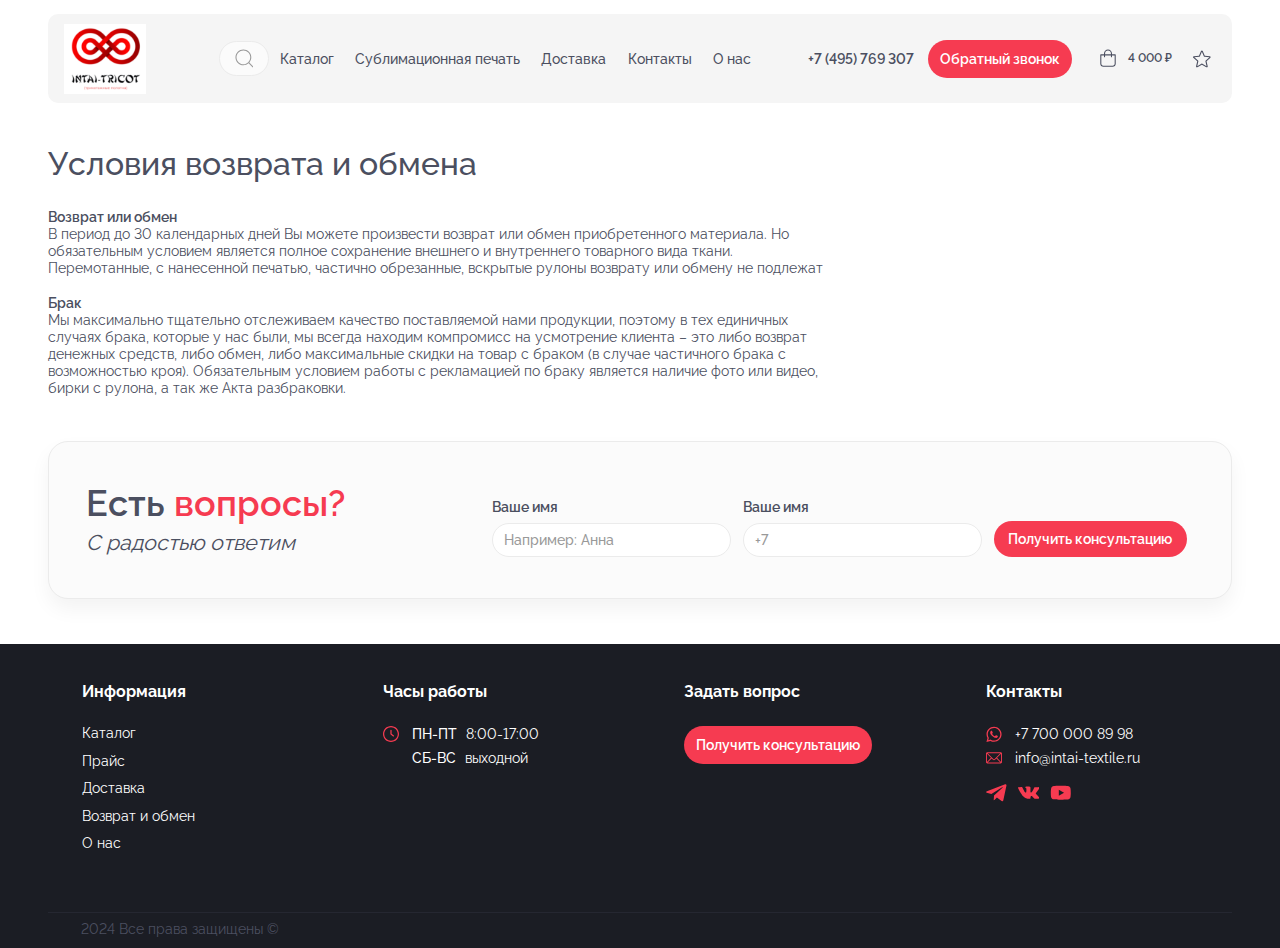
<file: return.html>
<!DOCTYPE html><html lang="ru"><head><meta charset="UTF-8"><meta name="viewport" content="width=device-width, initial-scale=1.0"><title>Intai Tricot</title><link rel="stylesheet" href="css/libs/vendor.css"><link rel="stylesheet" href="css/main.css"></head><body><div class="wrapper"><header class="header"><div class="container"><div class="header__wrapper"><a class="logo" href="/"><img src="./img/content/logo.svg" alt="логотип"></a><div class="header__menu"><div class="search header__search"><button class="search__trigger"><span class="search__icon"><svg><use xlink:href="./img/icons/sprite.svg#search"></use></svg></span></button></div><nav class="header-nav"><ul><li><a href="/catalog.html">Каталог</a></li><li><a href="/sublimation.html">Сублимационная печать</a></li><li><a href="/delivery.html">Доставка</a></li><li><a href="/contacts.html">Контакты</a></li><li><a href="/about.html">О нас</a></li></ul></nav><a class="header__phone" href="tel:+7495769307">+7 (495) 769 307</a><button class="button header__callback" data-modalTarget="callOrder">Обратный звонок</button></div><button class="burger-trigger"><svg><use xlink:href="./img/icons/sprite.svg#burger"></use></svg></button><a class="header-cart header__cart" href="#"><span class="header-cart__icon"><svg><use xlink:href="./img/icons/sprite.svg#cart"></use></svg></span><span class="header-cart__value">4 000 ₽</span></a><a class="header-favourite" href="#"><span class="header-favourite__icon"><svg><use xlink:href="./img/icons/sprite.svg#favourite"></use></svg><!--span.header-favourite__value 1--></span></a></div></div></header><main class="main-content"><section class="section return"><div class="container"><h1 class="page-title">Условия возврата и обмена</h1><div class="text"><p><strong>Возврат или обмен</strong><br> В период до 30 календарных дней Вы можете произвести возврат или обмен приобретенного материала. Но обязательным условием является полное сохранение внешнего и внутреннего товарного вида ткани. Перемотанные, с нанесенной печатью, частично обрезанные, вскрытые рулоны возврату или обмену не подлежат</p><p><strong>Брак</strong><br> Мы максимально тщательно отслеживаем качество поставляемой нами продукции, поэтому в тех единичных случаях брака, которые у нас были, мы всегда находим компромисс на усмотрение клиента – это либо возврат денежных средств, либо обмен, либо максимальные скидки на товар с браком (в случае частичного брака с возможностью кроя). Обязательным условием работы с рекламацией по браку является наличие фото или видео, бирки с рулона, а так же Акта разбраковки.</p></div></div></section><section class="section consult"><div class="container"><div class="consult__wrapper"><div class="consult__text"><h2 class="consult__text-title">Есть <span>вопросы?</span></h2><div class="consult__text-subtitle">С радостью ответим</div></div><form class="consult__form"><label class="label consult__form-label"><span class="label__title">Ваше имя</span><input class="input" placeholder="Например: Анна"></label><label class="label consult__form-label"><span class="label__title">Ваше имя</span><input class="input" placeholder="+7"></label><button class="button consult__form-submit" type="submit">Получить консультацию</button></form></div></div></section></main><footer class="footer"><div class="container"><div class="footer__top"><div class="footer__block"><div class="footer__title">Информация</div><nav class="footer__nav"><ul><li><a href="#">Каталог</a></li><li><a href="#">Прайс</a></li><li><a href="#">Доставка</a></li><li><a href="#">Возврат и обмен</a></li><li><a href="#">О нас</a></li></ul></nav></div><div class="footer__block"><div class="footer__title">Часы работы</div><div class="footer-line"><div class="footer-line__icon"><svg><use xlink:href="./img/icons/sprite.svg#clock"></use></svg></div><div class="footer-line__text"><strong>ПН-ПТ</strong> 8:00-17:00</div></div><div class="footer-line"><div class="footer-line__icon"></div><div class="footer-line__text"><strong>CБ-ВС</strong> выходной</div></div></div><div class="footer__block"><div class="footer__title">Задать вопрос</div><button class="button">Получить консультацию</button></div><div class="footer__block"><div class="footer__title">Контакты</div><a class="footer-line" href="https://wa.me/77000008998"><div class="footer-line__icon"><svg><use xlink:href="./img/icons/sprite.svg#whats"></use></svg></div><div class="footer-line__text">+7 700 000 89 98</div></a><a class="footer-line" href="mailto:info@intai-textile.ru"><div class="footer-line__icon"><svg><use xlink:href="./img/icons/sprite.svg#mail"></use></svg></div><div class="footer-line__text">info@intai-textile.ru</div></a><div class="social"><a class="social__item" href="#"><svg><use xlink:href="./img/icons/sprite.svg#tg"></use></svg></a><a class="social__item" href="#"><svg><use xlink:href="./img/icons/sprite.svg#vk"></use></svg></a><a class="social__item" href="#"><svg><use xlink:href="./img/icons/sprite.svg#ytb"></use></svg></a></div></div></div><div class="footer__policy">2024 Все права защищены ©</div></div></footer><div class="modal modal-order" id="order"><div class="modal-content"><button class="modal-close" data-modalClose="order"><svg><use xlink:href="./img/icons/sprite.svg#plus"></use></svg></button><div class="modal__title">Оформление заказа</div><form class="modal-order__form"><label class="label"><span class="label__title">Ваше имя</span><input class="input" placeholder="Например: Анна"></label><label class="label"><span class="label__title">Фамилия</span><input class="input" placeholder="Например: Иванова"></label><label class="label"><span class="label__title">Номер телефона</span><input class="input" placeholder="+7"></label><label class="label"><span class="label__title">E-mail</span><input class="input" placeholder="pochta@pochta.ru"></label><button class="button modal-order__submit" type="submit">Получить консультацию</button></form></div></div><div class="modal modal-thanks" id="modalThanks"><div class="modal-content"><button class="modal-close" data-modalClose="modalThanks"><svg><use xlink:href="./img/icons/sprite.svg#plus"></use></svg></button><div class="modal__title">Спасибо за заказ!</div><div class="modal-thanks__text">Скоро с Вами свяжется менеджер для подтверждения.</div></div></div></div><script src="js/libs/vendor.js"></script><script src="js/script.js"></script></body></html>
</file>
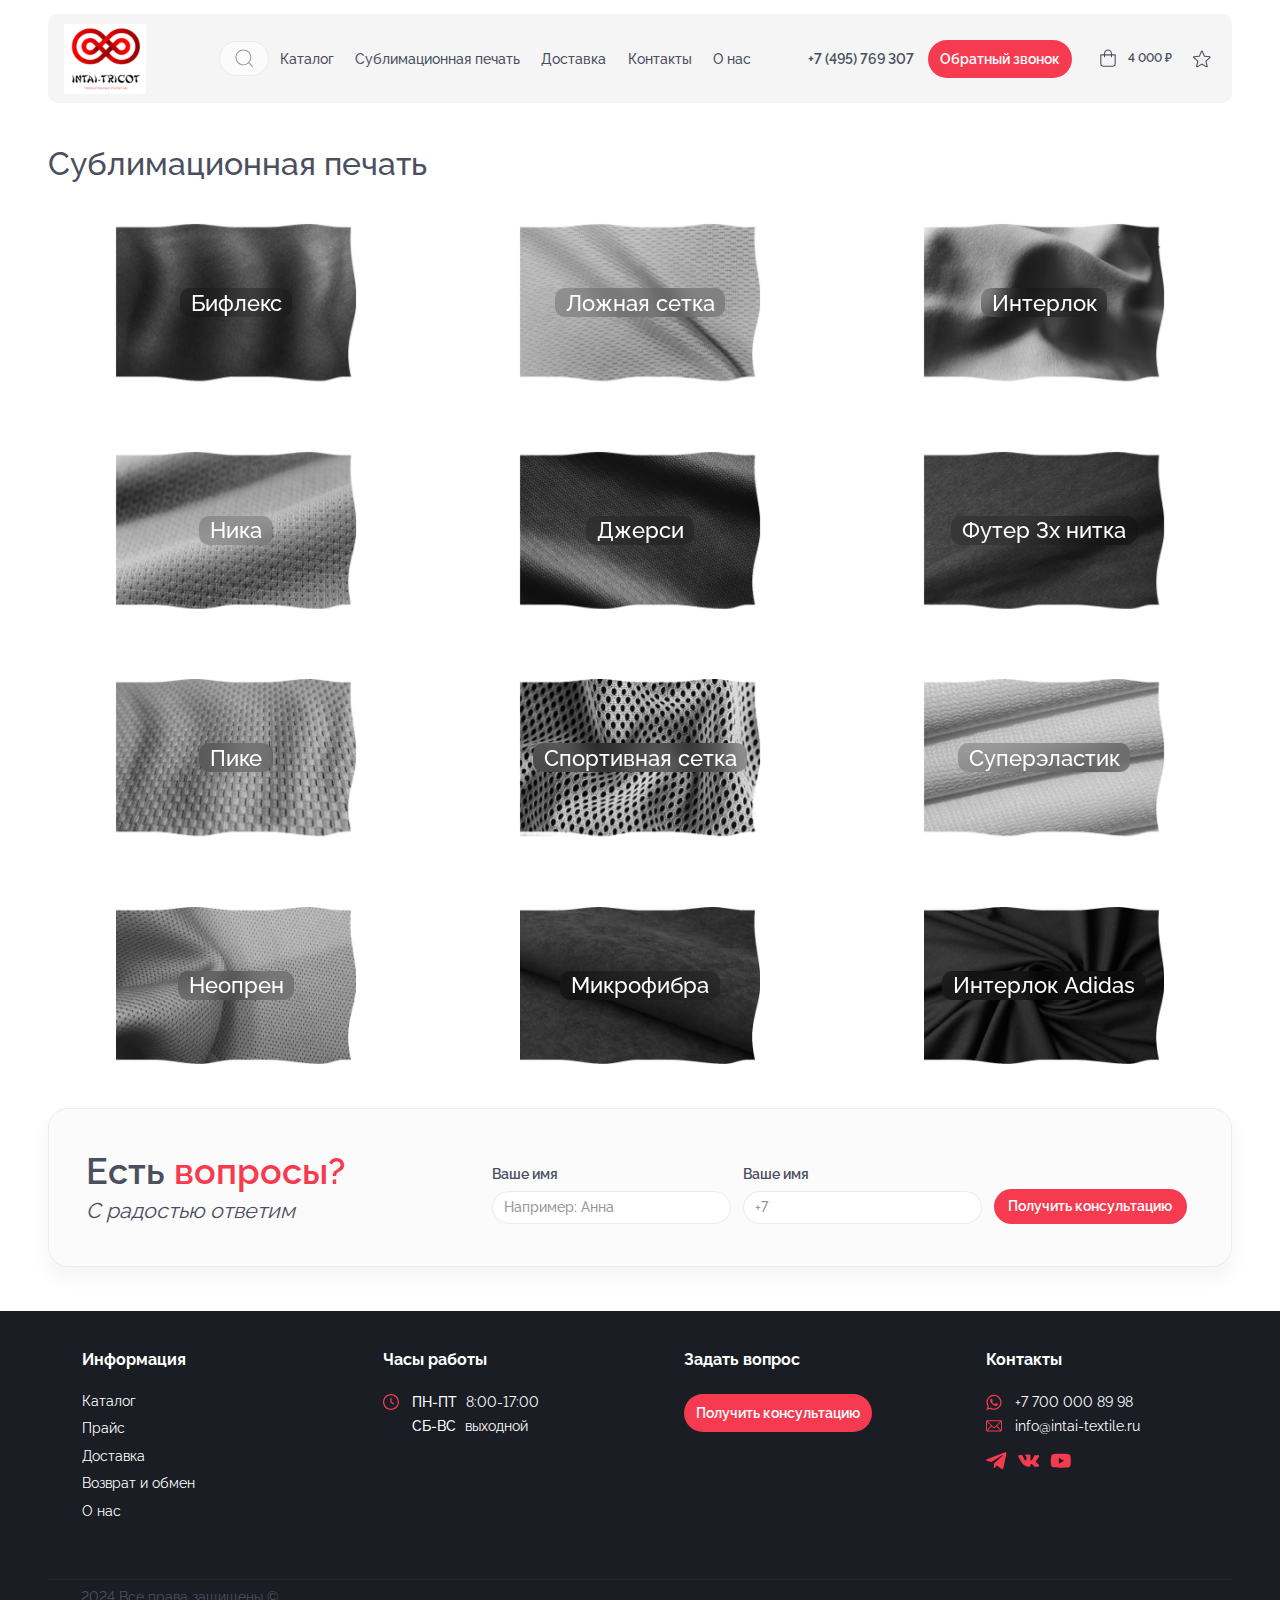
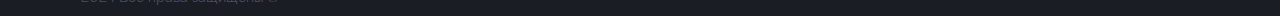
<file: sublimation.html>
<!DOCTYPE html><html lang="ru"><head><meta charset="UTF-8"><meta name="viewport" content="width=device-width, initial-scale=1.0"><title>Intai Tricot</title><link rel="stylesheet" href="css/libs/vendor.css"><link rel="stylesheet" href="css/main.css"></head><body><div class="wrapper"><header class="header"><div class="container"><div class="header__wrapper"><a class="logo" href="/"><img src="./img/content/logo.svg" alt="логотип"></a><div class="header__menu"><div class="search header__search"><button class="search__trigger"><span class="search__icon"><svg><use xlink:href="./img/icons/sprite.svg#search"></use></svg></span></button></div><nav class="header-nav"><ul><li><a href="/catalog.html">Каталог</a></li><li><a href="/sublimation.html">Сублимационная печать</a></li><li><a href="/delivery.html">Доставка</a></li><li><a href="/contacts.html">Контакты</a></li><li><a href="/about.html">О нас</a></li></ul></nav><a class="header__phone" href="tel:+7495769307">+7 (495) 769 307</a><button class="button header__callback" data-modalTarget="callOrder">Обратный звонок</button></div><button class="burger-trigger"><svg><use xlink:href="./img/icons/sprite.svg#burger"></use></svg></button><a class="header-cart header__cart" href="#"><span class="header-cart__icon"><svg><use xlink:href="./img/icons/sprite.svg#cart"></use></svg></span><span class="header-cart__value">4 000 ₽</span></a><a class="header-favourite" href="#"><span class="header-favourite__icon"><svg><use xlink:href="./img/icons/sprite.svg#favourite"></use></svg><!--span.header-favourite__value 1--></span></a></div></div></header><main class="main-content"><section class="section"><div class="container"><h1 class="page-title">Сублимационная печать</h1></div></section><section class="section cloth sublimation"><div class="container"><div class="cloth__list"><a class="cloth__item" href="#"><img class="cloth__img" src="./img/content/cloth/cloth-1.png" alt=""><div class="cloth__title">Бифлекс</div></a><a class="cloth__item" href="#"><img class="cloth__img" src="./img/content/cloth/cloth-2.png" alt=""><div class="cloth__title">Ложная сетка</div></a><a class="cloth__item" href="#"><img class="cloth__img" src="./img/content/cloth/cloth-3.png" alt=""><div class="cloth__title">Интерлок</div></a><a class="cloth__item" href="#"><img class="cloth__img" src="./img/content/cloth/cloth-4.png" alt=""><div class="cloth__title">Ника</div></a><a class="cloth__item" href="#"><img class="cloth__img" src="./img/content/cloth/cloth-5.png" alt=""><div class="cloth__title">Джерси</div></a><a class="cloth__item" href="#"><img class="cloth__img" src="./img/content/cloth/cloth-6.png" alt=""><div class="cloth__title">Футер 3х нитка</div></a><a class="cloth__item" href="#"><img class="cloth__img" src="./img/content/cloth/cloth-7.png" alt=""><div class="cloth__title">Пике</div></a><a class="cloth__item" href="#"><img class="cloth__img" src="./img/content/cloth/cloth-8.png" alt=""><div class="cloth__title">Спортивная сетка</div></a><a class="cloth__item" href="#"><img class="cloth__img" src="./img/content/cloth/cloth-9.png" alt=""><div class="cloth__title">Суперэластик</div></a><a class="cloth__item" href="#"><img class="cloth__img" src="./img/content/cloth/cloth-10.png" alt=""><div class="cloth__title">Неопрен</div></a><a class="cloth__item" href="#"><img class="cloth__img" src="./img/content/cloth/cloth-11.png" alt=""><div class="cloth__title">Микрофибра</div></a><a class="cloth__item" href="#"><img class="cloth__img" src="./img/content/cloth/cloth-12.png" alt=""><div class="cloth__title">Интерлок Adidas</div></a></div></div></section><section class="section consult"><div class="container"><div class="consult__wrapper"><div class="consult__text"><h2 class="consult__text-title">Есть <span>вопросы?</span></h2><div class="consult__text-subtitle">С радостью ответим</div></div><form class="consult__form"><label class="label consult__form-label"><span class="label__title">Ваше имя</span><input class="input" placeholder="Например: Анна"></label><label class="label consult__form-label"><span class="label__title">Ваше имя</span><input class="input" placeholder="+7"></label><button class="button consult__form-submit" type="submit">Получить консультацию</button></form></div></div></section></main><footer class="footer"><div class="container"><div class="footer__top"><div class="footer__block"><div class="footer__title">Информация</div><nav class="footer__nav"><ul><li><a href="#">Каталог</a></li><li><a href="#">Прайс</a></li><li><a href="#">Доставка</a></li><li><a href="#">Возврат и обмен</a></li><li><a href="#">О нас</a></li></ul></nav></div><div class="footer__block"><div class="footer__title">Часы работы</div><div class="footer-line"><div class="footer-line__icon"><svg><use xlink:href="./img/icons/sprite.svg#clock"></use></svg></div><div class="footer-line__text"><strong>ПН-ПТ</strong> 8:00-17:00</div></div><div class="footer-line"><div class="footer-line__icon"></div><div class="footer-line__text"><strong>CБ-ВС</strong> выходной</div></div></div><div class="footer__block"><div class="footer__title">Задать вопрос</div><button class="button">Получить консультацию</button></div><div class="footer__block"><div class="footer__title">Контакты</div><a class="footer-line" href="https://wa.me/77000008998"><div class="footer-line__icon"><svg><use xlink:href="./img/icons/sprite.svg#whats"></use></svg></div><div class="footer-line__text">+7 700 000 89 98</div></a><a class="footer-line" href="mailto:info@intai-textile.ru"><div class="footer-line__icon"><svg><use xlink:href="./img/icons/sprite.svg#mail"></use></svg></div><div class="footer-line__text">info@intai-textile.ru</div></a><div class="social"><a class="social__item" href="#"><svg><use xlink:href="./img/icons/sprite.svg#tg"></use></svg></a><a class="social__item" href="#"><svg><use xlink:href="./img/icons/sprite.svg#vk"></use></svg></a><a class="social__item" href="#"><svg><use xlink:href="./img/icons/sprite.svg#ytb"></use></svg></a></div></div></div><div class="footer__policy">2024 Все права защищены ©</div></div></footer><div class="modal modal-order" id="order"><div class="modal-content"><button class="modal-close" data-modalClose="order"><svg><use xlink:href="./img/icons/sprite.svg#plus"></use></svg></button><div class="modal__title">Оформление заказа</div><form class="modal-order__form"><label class="label"><span class="label__title">Ваше имя</span><input class="input" placeholder="Например: Анна"></label><label class="label"><span class="label__title">Фамилия</span><input class="input" placeholder="Например: Иванова"></label><label class="label"><span class="label__title">Номер телефона</span><input class="input" placeholder="+7"></label><label class="label"><span class="label__title">E-mail</span><input class="input" placeholder="pochta@pochta.ru"></label><button class="button modal-order__submit" type="submit">Получить консультацию</button></form></div></div><div class="modal modal-thanks" id="modalThanks"><div class="modal-content"><button class="modal-close" data-modalClose="modalThanks"><svg><use xlink:href="./img/icons/sprite.svg#plus"></use></svg></button><div class="modal__title">Спасибо за заказ!</div><div class="modal-thanks__text">Скоро с Вами свяжется менеджер для подтверждения.</div></div></div></div><script src="js/libs/vendor.js"></script><script src="js/script.js"></script></body></html>
</file>
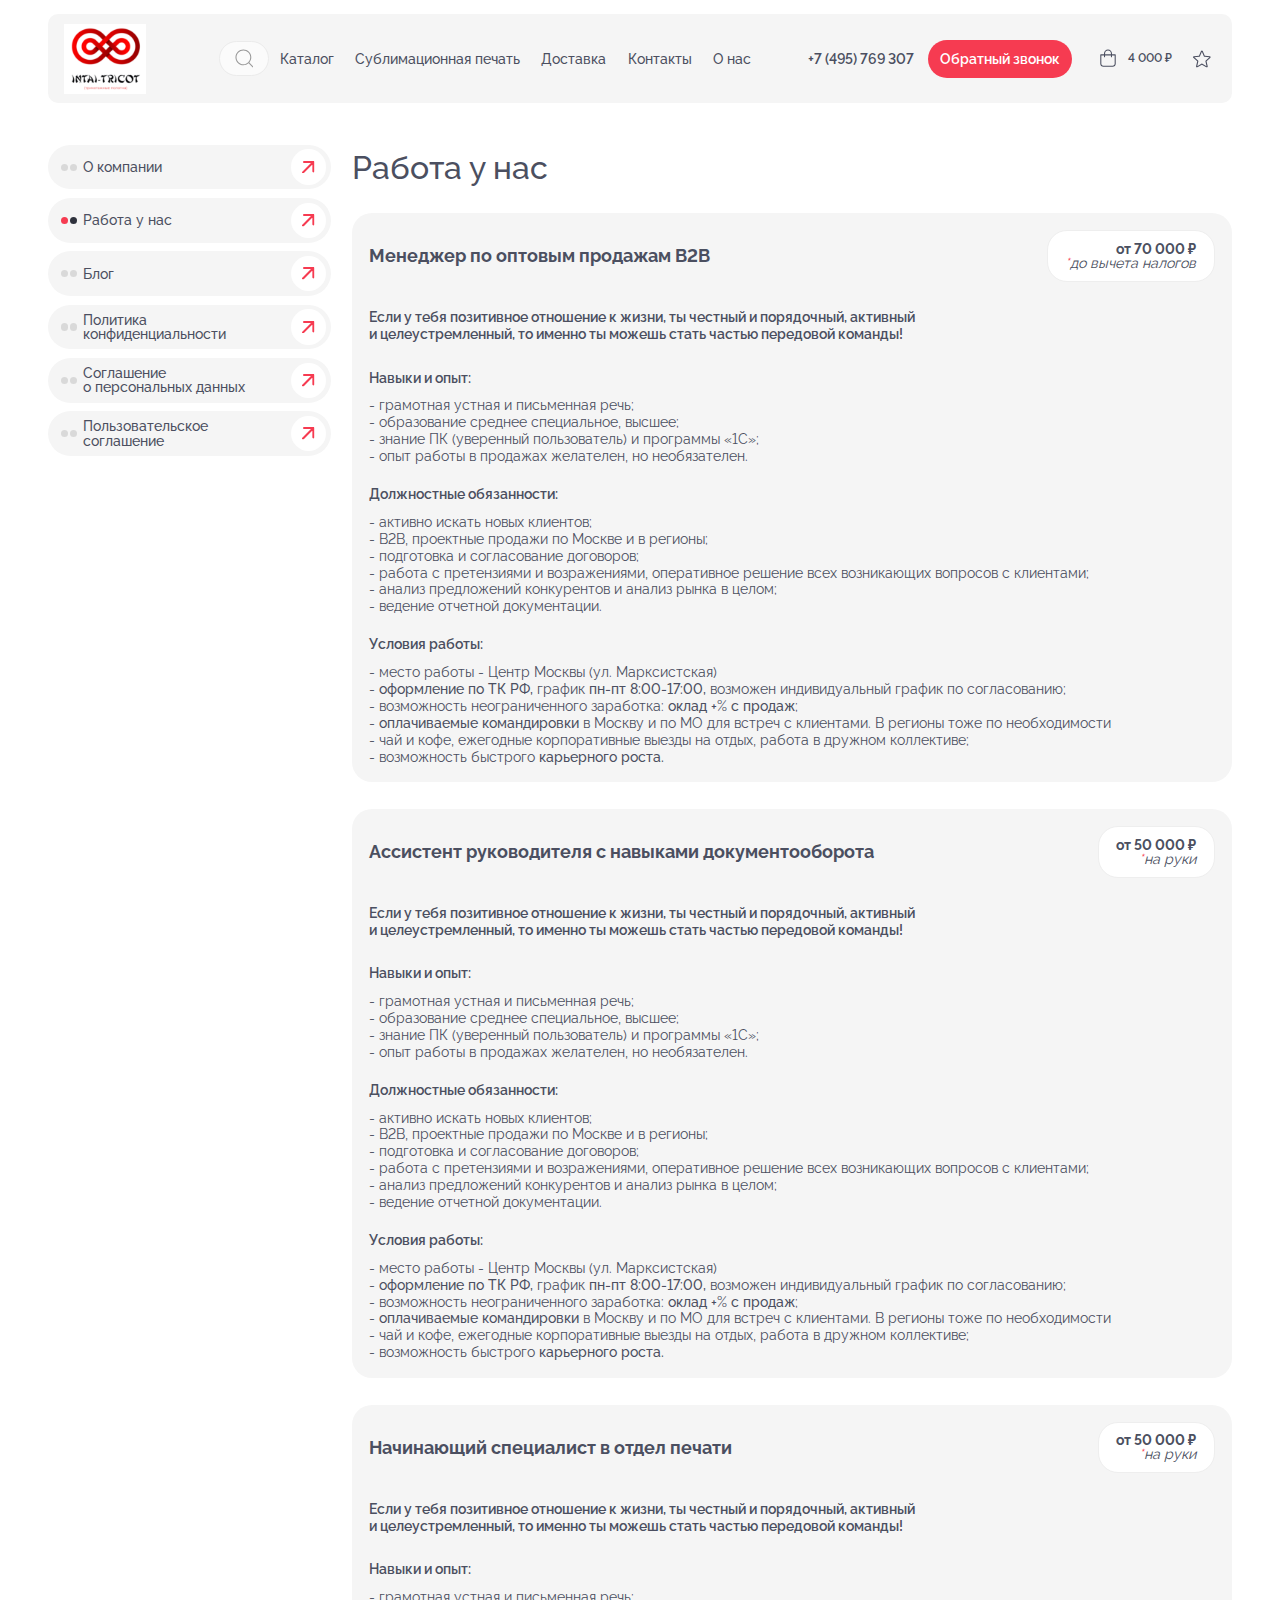
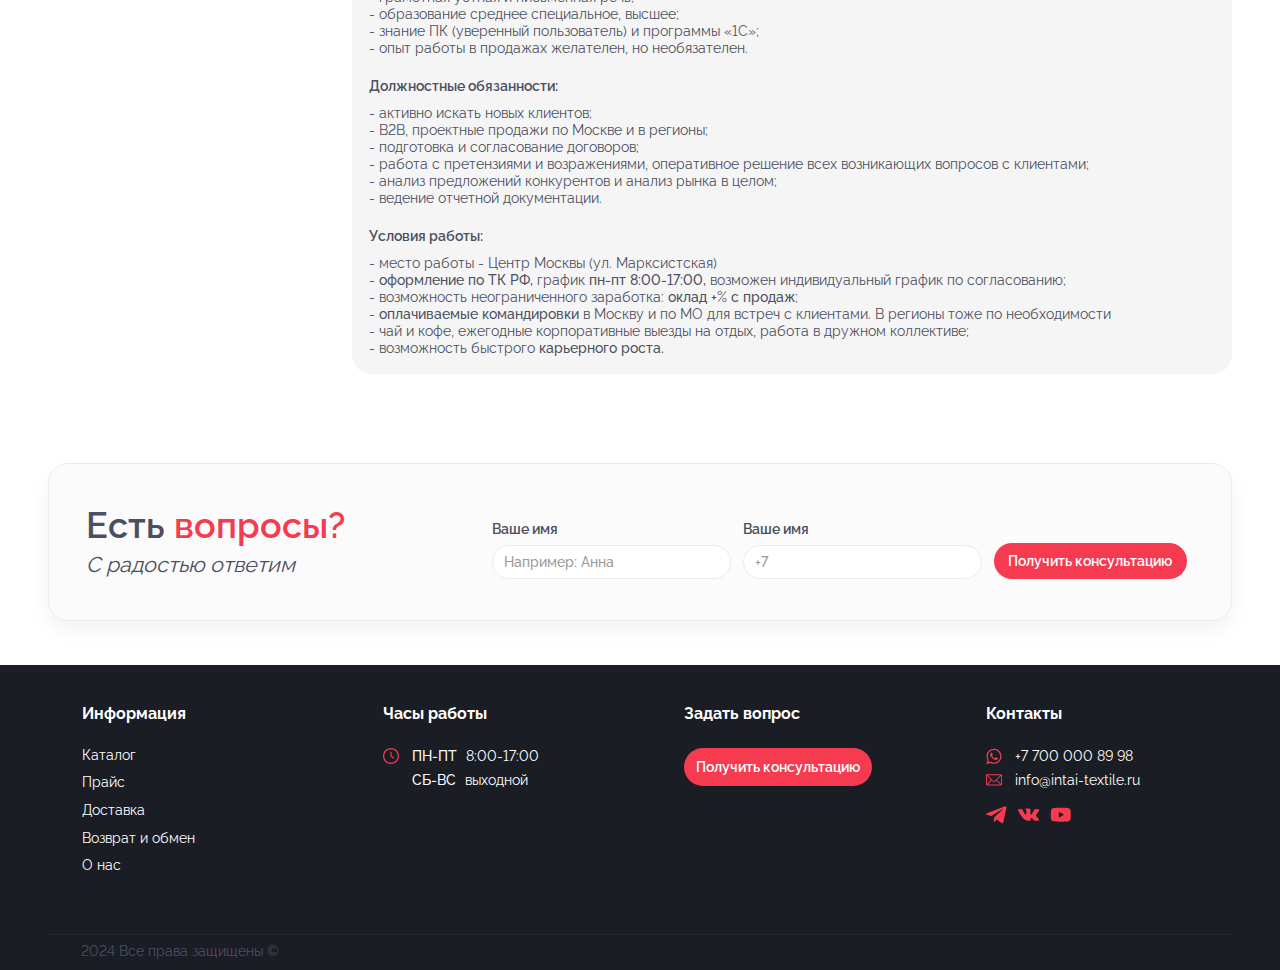
<file: work.html>
<!DOCTYPE html><html lang="ru"><head><meta charset="UTF-8"><meta name="viewport" content="width=device-width, initial-scale=1.0"><title>Intai Tricot</title><link rel="stylesheet" href="css/libs/vendor.css"><link rel="stylesheet" href="css/main.css"></head><body><div class="wrapper"><header class="header"><div class="container"><div class="header__wrapper"><a class="logo" href="/"><img src="./img/content/logo.svg" alt="логотип"></a><div class="header__menu"><div class="search header__search"><button class="search__trigger"><span class="search__icon"><svg><use xlink:href="./img/icons/sprite.svg#search"></use></svg></span></button></div><nav class="header-nav"><ul><li><a href="/catalog.html">Каталог</a></li><li><a href="/sublimation.html">Сублимационная печать</a></li><li><a href="/delivery.html">Доставка</a></li><li><a href="/contacts.html">Контакты</a></li><li><a href="/about.html">О нас</a></li></ul></nav><a class="header__phone" href="tel:+7495769307">+7 (495) 769 307</a><button class="button header__callback" data-modalTarget="callOrder">Обратный звонок</button></div><button class="burger-trigger"><svg><use xlink:href="./img/icons/sprite.svg#burger"></use></svg></button><a class="header-cart header__cart" href="#"><span class="header-cart__icon"><svg><use xlink:href="./img/icons/sprite.svg#cart"></use></svg></span><span class="header-cart__value">4 000 ₽</span></a><a class="header-favourite" href="#"><span class="header-favourite__icon"><svg><use xlink:href="./img/icons/sprite.svg#favourite"></use></svg><!--span.header-favourite__value 1--></span></a></div></div></header><main class="main-content"><div class="page-wrapper"><div class="container"><aside class="page-sidebar"><div class="select select-menu"><div class="select__current"><div class="page-link active"><div class="page-link__circles"></div><div class="page-link__text">Работа у нас</div><div class="page-link__icon"><svg><use xlink:href="./img/icons/sprite.svg#arrow"></use></svg></div></div></div><div class="select__options"><div class="select__option"><a class="page-link" href="/about.html"><div class="page-link__circles"></div><div class="page-link__text">О компании</div><div class="page-link__icon"><svg><use xlink:href="./img/icons/sprite.svg#arrow-vertical"></use></svg></div></a></div><div class="select__option"><a class="page-link active" href="/work.html"><div class="page-link__circles"></div><div class="page-link__text">Работа у нас</div><div class="page-link__icon"><svg><use xlink:href="./img/icons/sprite.svg#arrow-vertical"></use></svg></div></a></div><div class="select__option"><a class="page-link" href="/blog.html"><div class="page-link__circles"></div><div class="page-link__text">Блог</div><div class="page-link__icon"><svg><use xlink:href="./img/icons/sprite.svg#arrow-vertical"></use></svg></div></a></div><div class="select__option"><a class="page-link" href="/policy.html"><div class="page-link__circles"></div><div class="page-link__text">Политика конфиденциальности</div><div class="page-link__icon"><svg><use xlink:href="./img/icons/sprite.svg#arrow-vertical"></use></svg></div></a></div><div class="select__option"><a class="page-link" href="#"><div class="page-link__circles"></div><div class="page-link__text">Соглашение<br> о персональных данных</div><div class="page-link__icon"><svg><use xlink:href="./img/icons/sprite.svg#arrow-vertical"></use></svg></div></a></div><div class="select__option"><a class="page-link" href="#"><div class="page-link__circles"></div><div class="page-link__text">Пользовательское соглашение</div><div class="page-link__icon"><svg><use xlink:href="./img/icons/sprite.svg#arrow-vertical"></use></svg></div></a></div></div></div></aside><div class="page-wrapper__main"><h1 class="page-title">Работа у нас</h1><section class="section work"><div class="work-item"><div class="work-item__top"><div class="work-item__title">Менеджер по оптовым продажам B2B</div><div class="work-item__price">от 70 000 ₽ <span><sup>*</sup>до вычета налогов</span></div></div><div class="work-item__subtitle">Если у тебя позитивное отношение к жизни, ты честный и порядочный, активный<br> и целеустремленный, то именно ты можешь стать частью передовой команды!</div><div class="text"><h3>Навыки и опыт:</h3><ul><li>грамотная устная и письменная речь;</li><li>образование среднее специальное, высшее;</li><li>знание ПК (уверенный пользователь) и программы «1С»;</li><li>опыт работы в продажах желателен, но необязателен.</li></ul><h3>Должностные обязанности:</h3><ul><li>активно искать новых клиентов;</li><li>В2В, проектные продажи по Москве и в регионы;</li><li>подготовка и согласование договоров;</li><li>работа с претензиями и возражениями, оперативное решение всех возникающих вопросов с клиентами;</li><li>анализ предложений конкурентов и анализ рынка в целом;</li><li>ведение отчетной документации.</li></ul><h3>Условия работы:</h3><ul><li>место работы - Центр Москвы (ул. Марксистская)</li><li><strong>оформление по ТК РФ,</strong> график <strong>пн-пт 8:00-17:00,</strong> возможен индивидуальный график по согласованию;</li><li>возможность неограниченного заработка: <strong>оклад +</strong>% <strong>с продаж</strong>;</li><li><strong>оплачиваемые командировки</strong> в Москву и по МО для встреч с клиентами. В регионы тоже по необходимости</li><li>чай и кофе, ежегодные корпоративные выезды на отдых, работа в дружном коллективе;</li><li>возможность быстрого <strong>карьерного роста.</strong></li></ul></div></div><div class="work-item"><div class="work-item__top"><div class="work-item__title">Ассистент руководителя с навыками документооборота</div><div class="work-item__price">от 50 000 ₽ <span><sup>*</sup>на руки</span></div></div><div class="work-item__subtitle">Если у тебя позитивное отношение к жизни, ты честный и порядочный, активный<br> и целеустремленный, то именно ты можешь стать частью передовой команды!</div><div class="text"><h3>Навыки и опыт:</h3><ul><li>грамотная устная и письменная речь;</li><li>образование среднее специальное, высшее;</li><li>знание ПК (уверенный пользователь) и программы «1С»;</li><li>опыт работы в продажах желателен, но необязателен.</li></ul><h3>Должностные обязанности:</h3><ul><li>активно искать новых клиентов;</li><li>В2В, проектные продажи по Москве и в регионы;</li><li>подготовка и согласование договоров;</li><li>работа с претензиями и возражениями, оперативное решение всех возникающих вопросов с клиентами;</li><li>анализ предложений конкурентов и анализ рынка в целом;</li><li>ведение отчетной документации.</li></ul><h3>Условия работы:</h3><ul><li>место работы - Центр Москвы (ул. Марксистская)</li><li><strong>оформление по ТК РФ,</strong> график <strong>пн-пт 8:00-17:00,</strong> возможен индивидуальный график по согласованию;</li><li>возможность неограниченного заработка: <strong>оклад +</strong>% <strong>с продаж</strong>;</li><li><strong>оплачиваемые командировки</strong> в Москву и по МО для встреч с клиентами. В регионы тоже по необходимости</li><li>чай и кофе, ежегодные корпоративные выезды на отдых, работа в дружном коллективе;</li><li>возможность быстрого <strong>карьерного роста.</strong></li></ul></div></div><div class="work-item"><div class="work-item__top"><div class="work-item__title">Начинающий специалист в отдел печати</div><div class="work-item__price">от 50 000 ₽ <span><sup>*</sup>на руки</span></div></div><div class="work-item__subtitle">Если у тебя позитивное отношение к жизни, ты честный и порядочный, активный<br> и целеустремленный, то именно ты можешь стать частью передовой команды!</div><div class="text"><h3>Навыки и опыт:</h3><ul><li>грамотная устная и письменная речь;</li><li>образование среднее специальное, высшее;</li><li>знание ПК (уверенный пользователь) и программы «1С»;</li><li>опыт работы в продажах желателен, но необязателен.</li></ul><h3>Должностные обязанности:</h3><ul><li>активно искать новых клиентов;</li><li>В2В, проектные продажи по Москве и в регионы;</li><li>подготовка и согласование договоров;</li><li>работа с претензиями и возражениями, оперативное решение всех возникающих вопросов с клиентами;</li><li>анализ предложений конкурентов и анализ рынка в целом;</li><li>ведение отчетной документации.</li></ul><h3>Условия работы:</h3><ul><li>место работы - Центр Москвы (ул. Марксистская)</li><li><strong>оформление по ТК РФ,</strong> график <strong>пн-пт 8:00-17:00,</strong> возможен индивидуальный график по согласованию;</li><li>возможность неограниченного заработка: <strong>оклад +</strong>% <strong>с продаж</strong>;</li><li><strong>оплачиваемые командировки</strong> в Москву и по МО для встреч с клиентами. В регионы тоже по необходимости</li><li>чай и кофе, ежегодные корпоративные выезды на отдых, работа в дружном коллективе;</li><li>возможность быстрого <strong>карьерного роста.</strong></li></ul></div></div></section></div></div></div><section class="section consult"><div class="container"><div class="consult__wrapper"><div class="consult__text"><h2 class="consult__text-title">Есть <span>вопросы?</span></h2><div class="consult__text-subtitle">С радостью ответим</div></div><form class="consult__form"><label class="label consult__form-label"><span class="label__title">Ваше имя</span><input class="input" placeholder="Например: Анна"></label><label class="label consult__form-label"><span class="label__title">Ваше имя</span><input class="input" placeholder="+7"></label><button class="button consult__form-submit" type="submit">Получить консультацию</button></form></div></div></section></main><footer class="footer"><div class="container"><div class="footer__top"><div class="footer__block"><div class="footer__title">Информация</div><nav class="footer__nav"><ul><li><a href="#">Каталог</a></li><li><a href="#">Прайс</a></li><li><a href="#">Доставка</a></li><li><a href="#">Возврат и обмен</a></li><li><a href="#">О нас</a></li></ul></nav></div><div class="footer__block"><div class="footer__title">Часы работы</div><div class="footer-line"><div class="footer-line__icon"><svg><use xlink:href="./img/icons/sprite.svg#clock"></use></svg></div><div class="footer-line__text"><strong>ПН-ПТ</strong> 8:00-17:00</div></div><div class="footer-line"><div class="footer-line__icon"></div><div class="footer-line__text"><strong>CБ-ВС</strong> выходной</div></div></div><div class="footer__block"><div class="footer__title">Задать вопрос</div><button class="button">Получить консультацию</button></div><div class="footer__block"><div class="footer__title">Контакты</div><a class="footer-line" href="https://wa.me/77000008998"><div class="footer-line__icon"><svg><use xlink:href="./img/icons/sprite.svg#whats"></use></svg></div><div class="footer-line__text">+7 700 000 89 98</div></a><a class="footer-line" href="mailto:info@intai-textile.ru"><div class="footer-line__icon"><svg><use xlink:href="./img/icons/sprite.svg#mail"></use></svg></div><div class="footer-line__text">info@intai-textile.ru</div></a><div class="social"><a class="social__item" href="#"><svg><use xlink:href="./img/icons/sprite.svg#tg"></use></svg></a><a class="social__item" href="#"><svg><use xlink:href="./img/icons/sprite.svg#vk"></use></svg></a><a class="social__item" href="#"><svg><use xlink:href="./img/icons/sprite.svg#ytb"></use></svg></a></div></div></div><div class="footer__policy">2024 Все права защищены ©</div></div></footer><div class="modal modal-order" id="order"><div class="modal-content"><button class="modal-close" data-modalClose="order"><svg><use xlink:href="./img/icons/sprite.svg#plus"></use></svg></button><div class="modal__title">Оформление заказа</div><form class="modal-order__form"><label class="label"><span class="label__title">Ваше имя</span><input class="input" placeholder="Например: Анна"></label><label class="label"><span class="label__title">Фамилия</span><input class="input" placeholder="Например: Иванова"></label><label class="label"><span class="label__title">Номер телефона</span><input class="input" placeholder="+7"></label><label class="label"><span class="label__title">E-mail</span><input class="input" placeholder="pochta@pochta.ru"></label><button class="button modal-order__submit" type="submit">Получить консультацию</button></form></div></div><div class="modal modal-thanks" id="modalThanks"><div class="modal-content"><button class="modal-close" data-modalClose="modalThanks"><svg><use xlink:href="./img/icons/sprite.svg#plus"></use></svg></button><div class="modal__title">Спасибо за заказ!</div><div class="modal-thanks__text">Скоро с Вами свяжется менеджер для подтверждения.</div></div></div></div><script src="js/libs/vendor.js"></script><script src="js/script.js"></script></body></html>
</file>
